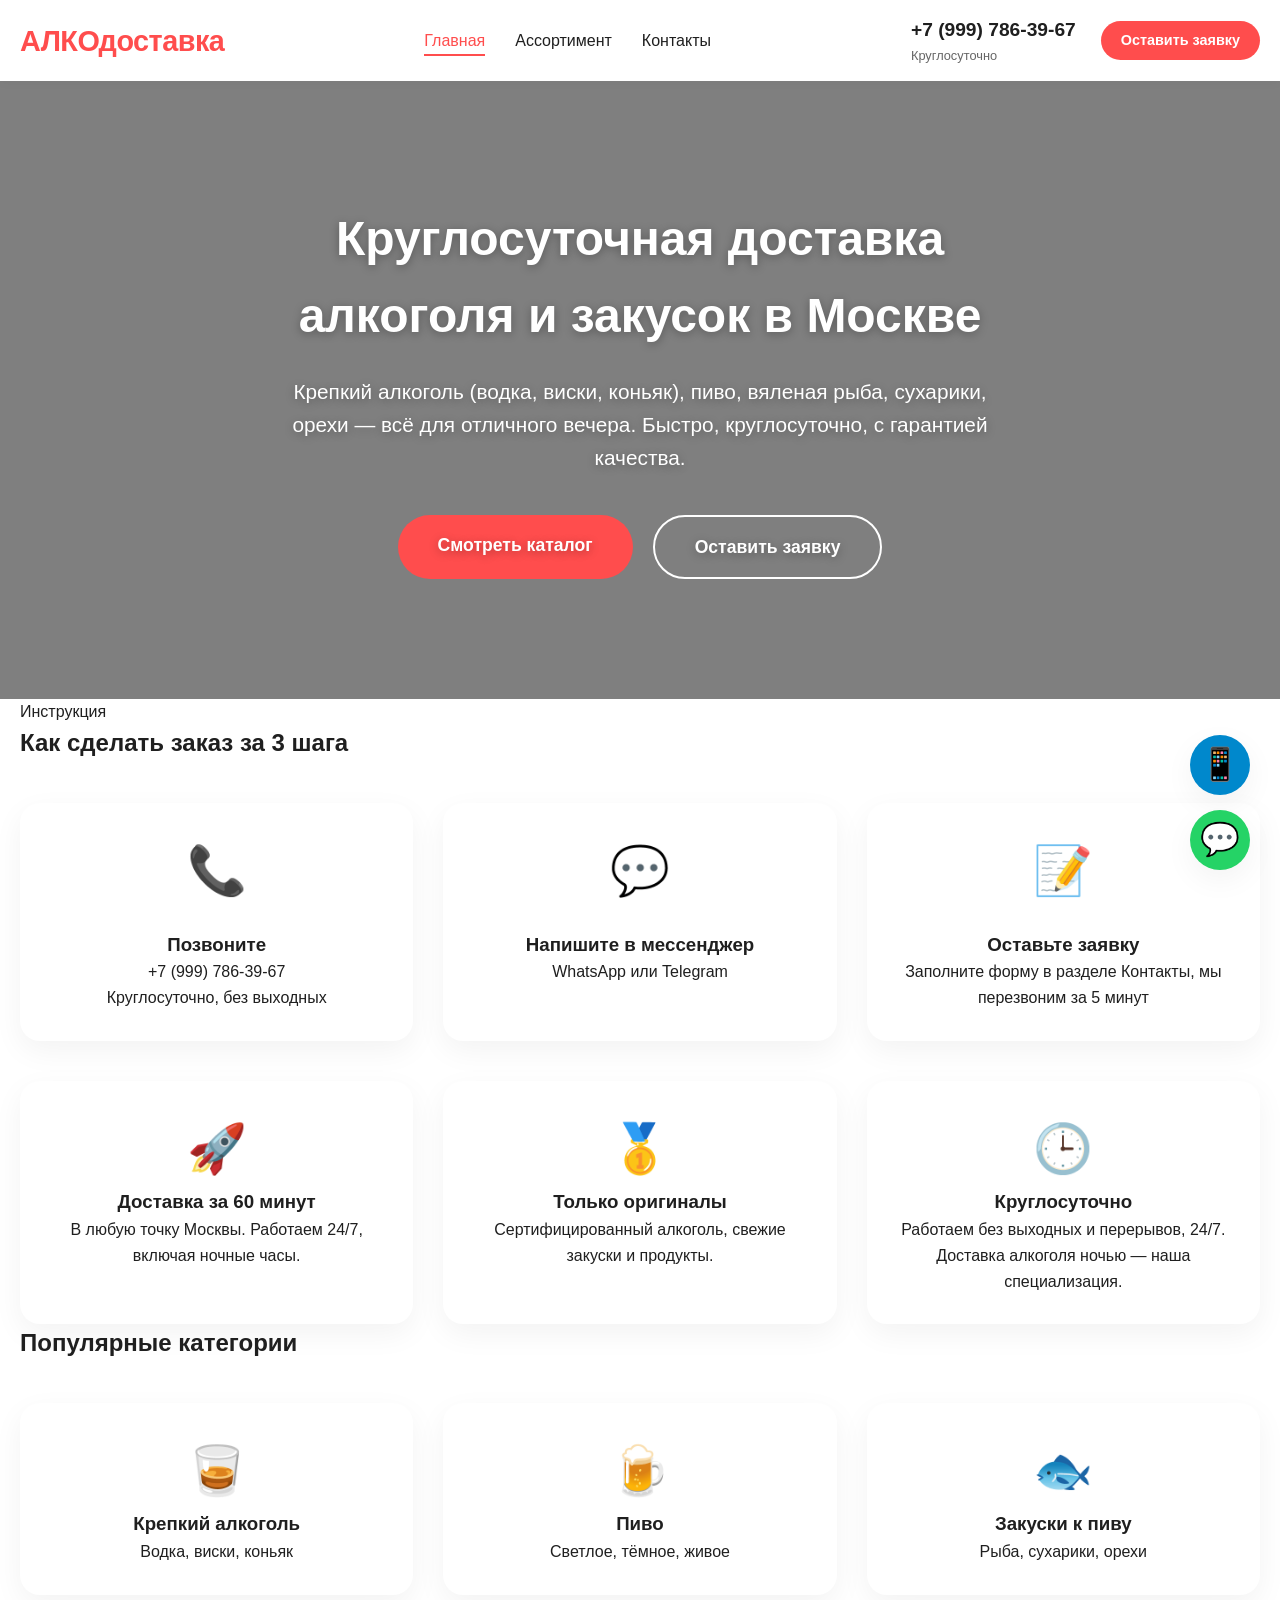
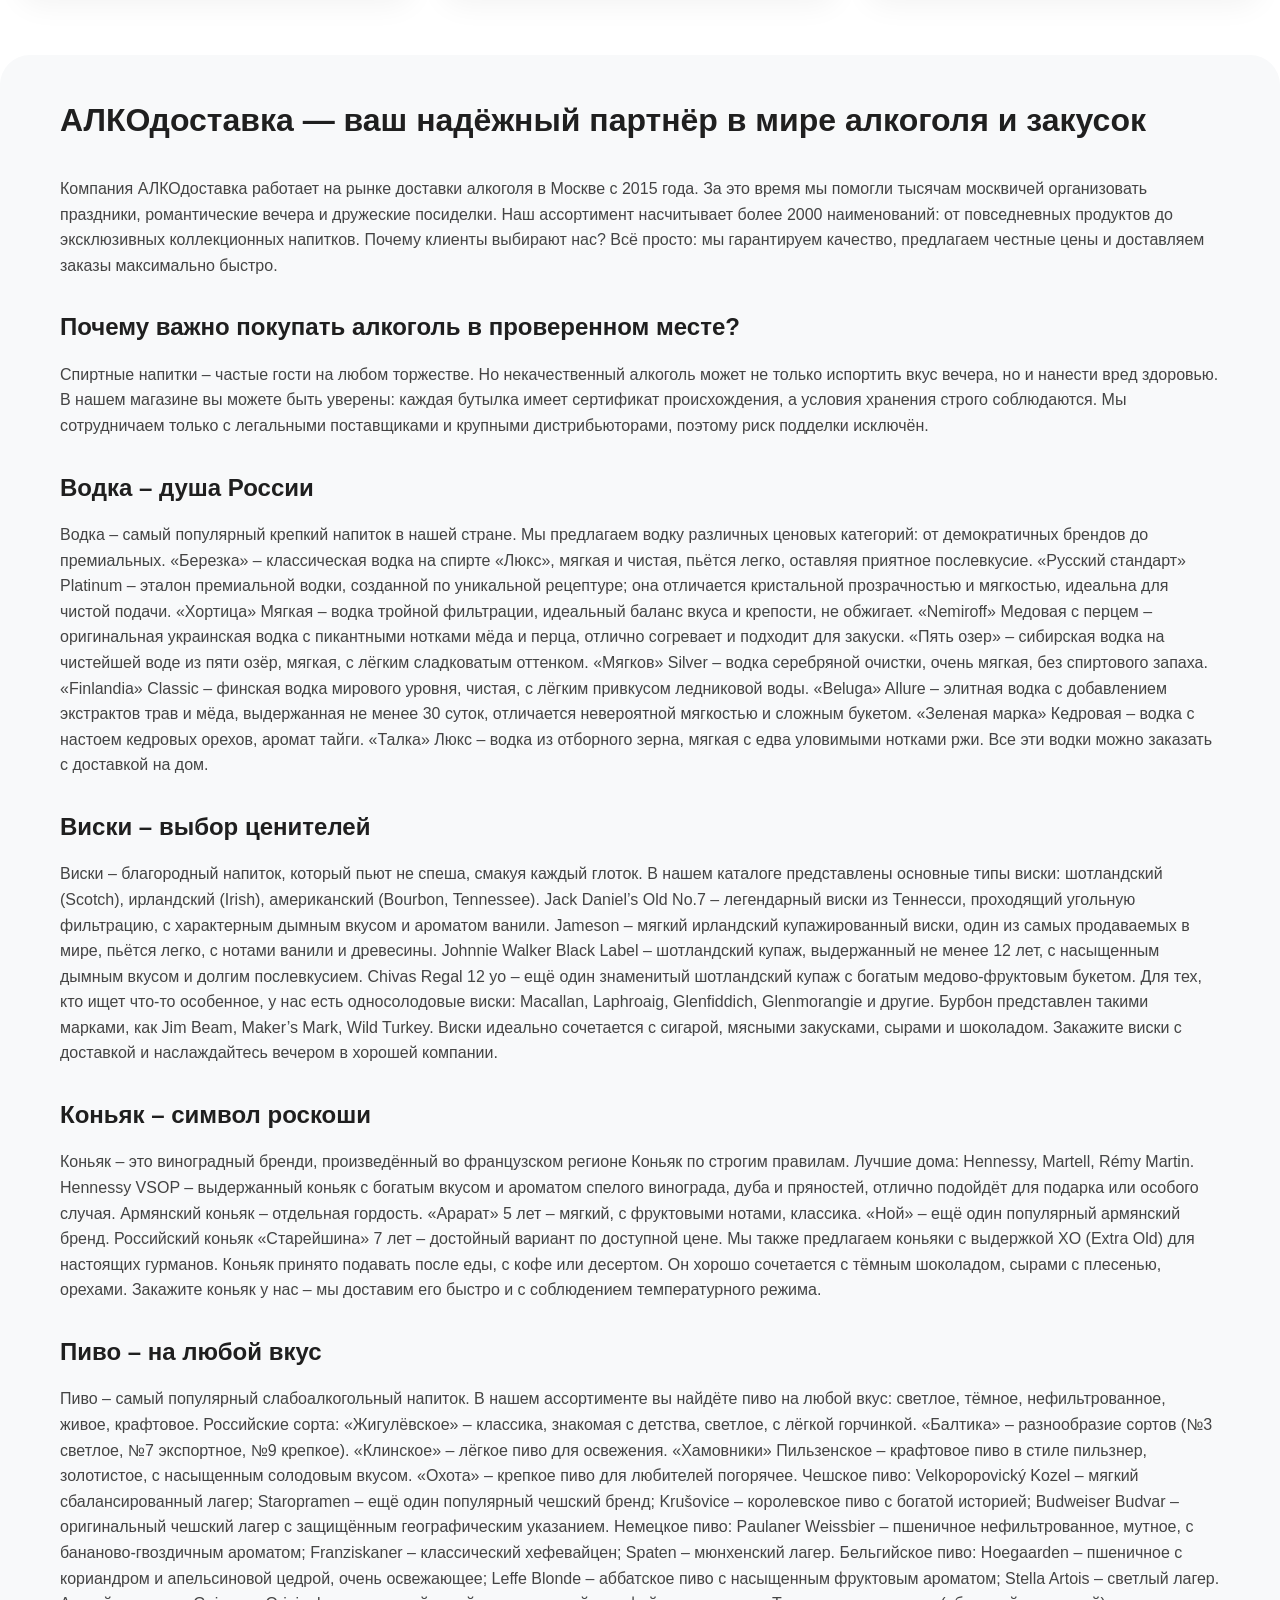
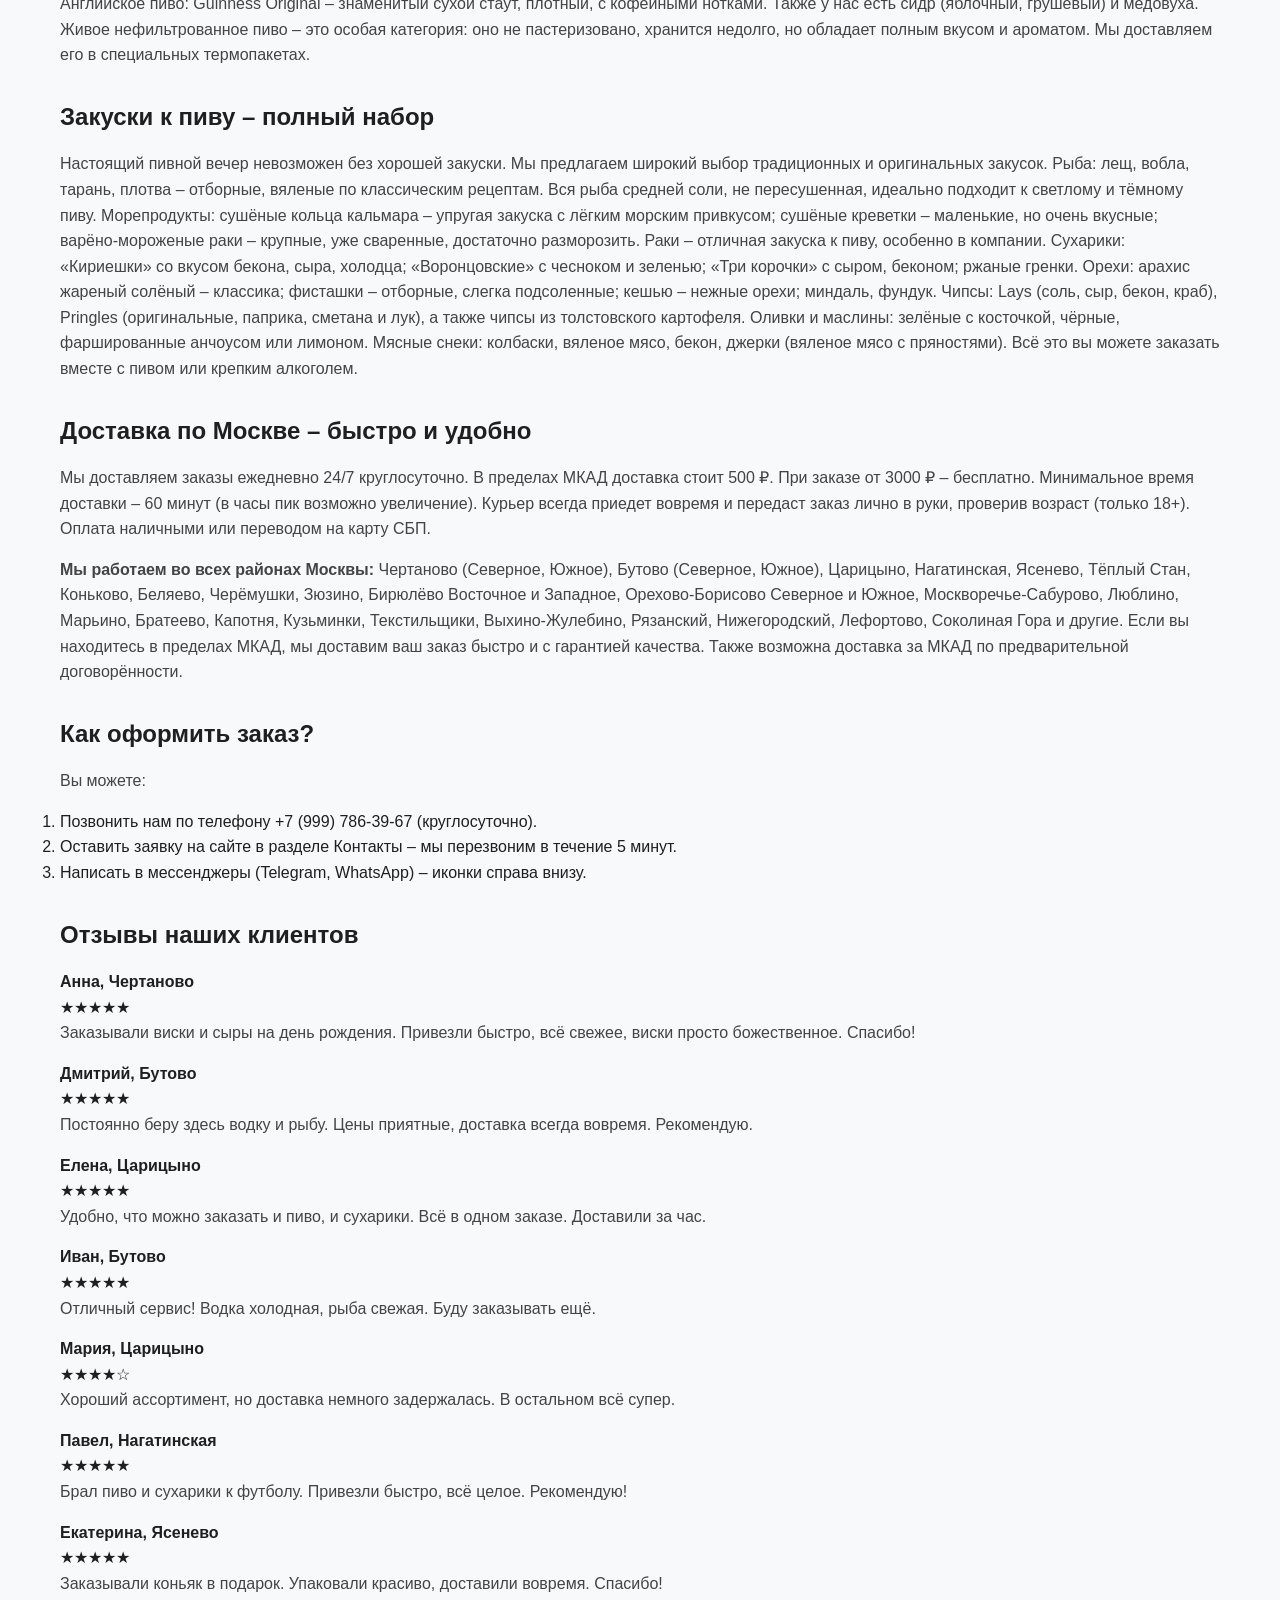
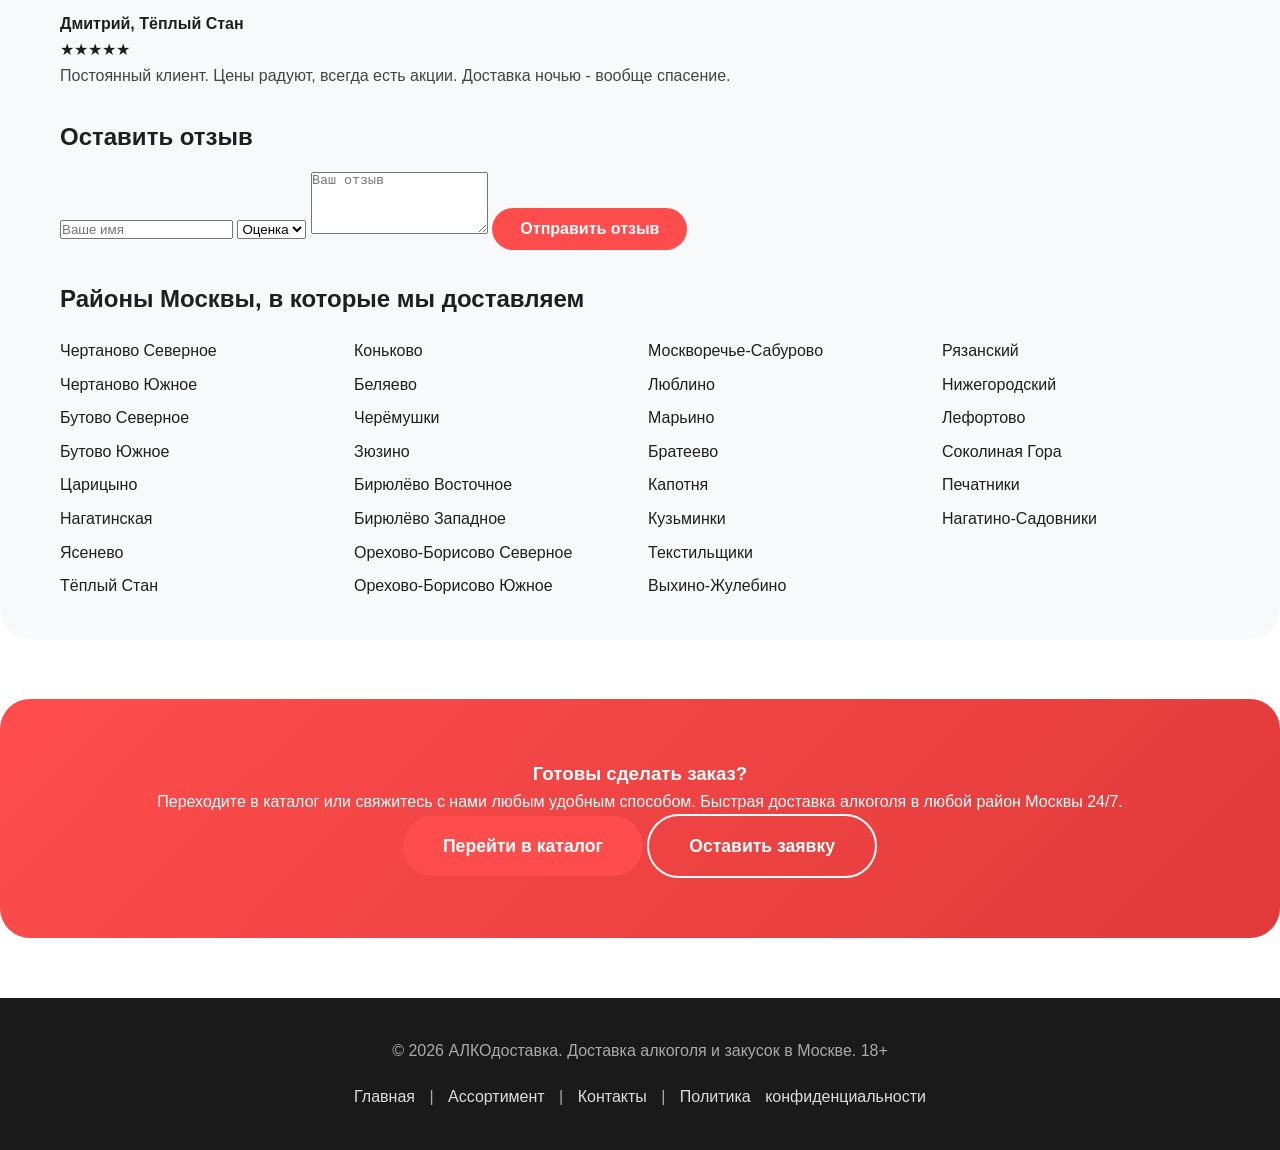
<file: index.html>
<!DOCTYPE html>
<html lang="ru">
<head>
    <meta charset="UTF-8">
    <meta name="viewport" content="width=device-width, initial-scale=1.0">
    <title>АЛКОдоставка — круглосуточная доставка алкоголя и закусок в Москве</title>
    <meta name="description" content="АЛКОдоставка: быстрая доставка крепкого алкоголя (водка, виски, коньяк), пива, закусок к пиву. Работаем 24/7. Доставляем в Чертаново, Бутово, Царицыно, Нагатинскую и все районы Москвы.">
    <meta name="keywords" content="доставка алкоголя Москва, АЛКОдоставка, доставка водки, виски на дом, коньяк с доставкой, пиво, закуски к пиву, рыба к пиву, сухарики, круглосуточная доставка алкоголя, доставка алкоголя Чертаново, доставка алкоголя Бутово, доставка алкоголя Царицыно">
    <meta name="author" content="АЛКОдоставка">
    <link rel="canonical" href="https://dostavka-alkogolya-msk24.vercel.app/">
    <link rel="stylesheet" href="style.css">
    
    <!-- Иконки -->
    <link rel="icon" type="image/x-icon" href="/favicon.ico">
    <link rel="icon" type="image/png" sizes="32x32" href="/favicon-32x32.png">
    <link rel="icon" type="image/png" sizes="16x16" href="/favicon-16x16.png">
    <link rel="apple-touch-icon" sizes="180x180" href="/apple-touch-icon.png">
    <link rel="manifest" href="/site.webmanifest">

    <!-- Yandex.Metrika counter -->
    <script type="text/javascript">
        (function(m,e,t,r,i,k,a){
            m[i]=m[i]||function(){(m[i].a=m[i].a||[]).push(arguments)};
            m[i].l=1*new Date();
            for (var j = 0; j < document.scripts.length; j++) {if (document.scripts[j].src === r) { return; }}
            k=e.createElement(t),a=e.getElementsByTagName(t)[0],k.async=1,k.src=r,a.parentNode.insertBefore(k,a)
        })(window, document,'script','https://mc.yandex.ru/metrika/tag.js?id=107712492', 'ym');
        ym(107712492, 'init', {ssr:true, webvisor:true, clickmap:true, ecommerce:"dataLayer", referrer: document.referrer, url: location.href, accurateTrackBounce:true, trackLinks:true});
    </script>
    <noscript><div><img src="https://mc.yandex.ru/watch/107712492" style="position:absolute; left:-9999px;" alt="" /></div></noscript>
    <!-- /Yandex.Metrika counter -->

    <!-- Микроразметка LocalBusiness -->
    <script type="application/ld+json">
    {
        "@context": "https://schema.org",
        "@type": "LocalBusiness",
        "name": "АЛКОдоставка",
        "image": "https://dostavka-alkogolya-msk24.vercel.app/logo.png",
        "url": "https://dostavka-alkogolya-msk24.vercel.app",
        "telephone": "+79997863967",
        "openingHoursSpecification": [
            {
                "@type": "OpeningHoursSpecification",
                "dayOfWeek": ["Monday","Tuesday","Wednesday","Thursday","Friday","Saturday","Sunday"],
                "opens": "00:00",
                "closes": "23:59"
            }
        ],
        "priceRange": "₽-₽₽₽",
        "sameAs": [
            "https://t.me/alkotaxi_bot",
            "https://wa.me/79997863967"
        ]
    }
    </script>
</head>
<body>
    <!-- Плавающие кнопки мессенджеров -->
    <div class="floating-messengers">
        <a href="https://t.me/alkotaxi_bot" target="_blank" class="messenger-btn telegram" title="Telegram" rel="noopener">📱</a>
        <a href="https://wa.me/79997863967" target="_blank" class="messenger-btn whatsapp" title="WhatsApp" rel="noopener">💬</a>
    </div>

    <!-- Шапка -->
    <header class="header">
        <div class="container">
            <a href="index.html" class="logo">АЛКОдоставка</a>
            <nav class="main-nav">
                <ul>
                    <li><a href="index.html" class="nav-link active">Главная</a></li>
                    <li><a href="catalog.html" class="nav-link">Ассортимент</a></li>
                    <li><a href="contacts.html" class="nav-link">Контакты</a></li>
                </ul>
            </nav>
            <div class="header-actions">
                <div class="header-phone">
                    <a href="tel:+79997863967">+7 (999) 786-39-67</a>
                    <span>Круглосуточно</span>
                </div>
                <a href="contacts.html" class="btn btn-small">Оставить заявку</a>
            </div>
            <button class="mobile-menu-btn" aria-label="Меню">☰</button>
        </div>
    </header>

    <main>
        <!-- Герой с видео-фоном -->
        <section class="hero">
            <video class="hero-video" autoplay muted loop playsinline>
                <source src="/video/video.mp4" type="video/mp4">
                Ваш браузер не поддерживает видео.
            </video>
            <div class="hero-overlay"></div>
            <div class="container">
                <h1>Круглосуточная доставка алкоголя и закусок в Москве</h1>
                <p class="hero-subtitle">Крепкий алкоголь (водка, виски, коньяк), пиво, вяленая рыба, сухарики, орехи — всё для отличного вечера. Быстро, круглосуточно, с гарантией качества.</p>
                <div class="hero-buttons">
                    <a href="catalog.html" class="btn btn-large">Смотреть каталог</a>
                    <a href="contacts.html" class="btn btn-large btn-outline">Оставить заявку</a>
                </div>
            </div>
        </section>

        <!-- Инструкция + как заказать -->
        <section class="how-to-order">
            <div class="container">
                <p class="instruction-label">Инструкция</p>
                <h2>Как сделать заказ за 3 шага</h2>
                <div class="steps">
                    <div class="step">
                        <span class="step-icon">📞</span>
                        <h3>Позвоните</h3>
                        <p><a href="tel:+79997863967">+7 (999) 786-39-67</a><br>Круглосуточно, без выходных</p>
                    </div>
                    <div class="step">
                        <span class="step-icon">💬</span>
                        <h3>Напишите в мессенджер</h3>
                        <p><a href="https://wa.me/79997863967" target="_blank">WhatsApp</a> или <a href="https://t.me/alkotaxi_bot" target="_blank">Telegram</a></p>
                    </div>
                    <div class="step">
                        <span class="step-icon">📝</span>
                        <h3>Оставьте заявку</h3>
                        <p>Заполните форму в разделе <a href="contacts.html">Контакты</a>, мы перезвоним за 5 минут</p>
                    </div>
                </div>
            </div>
        </section>

        <!-- Преимущества -->
        <section class="features">
            <div class="container">
                <div class="feature-item">
                    <span class="feature-icon">🚀</span>
                    <h3>Доставка за 60 минут</h3>
                    <p>В любую точку Москвы. Работаем 24/7, включая ночные часы.</p>
                </div>
                <div class="feature-item">
                    <span class="feature-icon">🥇</span>
                    <h3>Только оригиналы</h3>
                    <p>Сертифицированный алкоголь, свежие закуски и продукты.</p>
                </div>
                <div class="feature-item">
                    <span class="feature-icon">🕒</span>
                    <h3>Круглосуточно</h3>
                    <p>Работаем без выходных и перерывов, 24/7. Доставка алкоголя ночью — наша специализация.</p>
                </div>
            </div>
        </section>

        <!-- Популярные категории -->
        <section class="popular-categories">
            <div class="container">
                <h2>Популярные категории</h2>
                <div class="category-grid">
                    <a href="catalog.html#strong" class="category-card">
                        <span class="category-icon">🥃</span>
                        <h3>Крепкий алкоголь</h3>
                        <p>Водка, виски, коньяк</p>
                    </a>
                    <a href="catalog.html#beer" class="category-card">
                        <span class="category-icon">🍺</span>
                        <h3>Пиво</h3>
                        <p>Светлое, тёмное, живое</p>
                    </a>
                    <a href="catalog.html#snacks" class="category-card">
                        <span class="category-icon">🐟</span>
                        <h3>Закуски к пиву</h3>
                        <p>Рыба, сухарики, орехи</p>
                    </a>
                </div>
            </div>
        </section>

        <!-- SEO-блок (расширенный) -->
        <section class="seo-block">
            <div class="container">
                <h2>АЛКОдоставка — ваш надёжный партнёр в мире алкоголя и закусок</h2>
                <p>Компания АЛКОдоставка работает на рынке доставки алкоголя в Москве с 2015 года. За это время мы помогли тысячам москвичей организовать праздники, романтические вечера и дружеские посиделки. Наш ассортимент насчитывает более 2000 наименований: от повседневных продуктов до эксклюзивных коллекционных напитков. Почему клиенты выбирают нас? Всё просто: мы гарантируем качество, предлагаем честные цены и доставляем заказы максимально быстро.</p>

                <h3>Почему важно покупать алкоголь в проверенном месте?</h3>
                <p>Спиртные напитки – частые гости на любом торжестве. Но некачественный алкоголь может не только испортить вкус вечера, но и нанести вред здоровью. В нашем магазине вы можете быть уверены: каждая бутылка имеет сертификат происхождения, а условия хранения строго соблюдаются. Мы сотрудничаем только с легальными поставщиками и крупными дистрибьюторами, поэтому риск подделки исключён.</p>

                <h3>Водка – душа России</h3>
                <p>Водка – самый популярный крепкий напиток в нашей стране. Мы предлагаем водку различных ценовых категорий: от демократичных брендов до премиальных. «Березка» – классическая водка на спирте «Люкс», мягкая и чистая, пьётся легко, оставляя приятное послевкусие. «Русский стандарт» Platinum – эталон премиальной водки, созданной по уникальной рецептуре; она отличается кристальной прозрачностью и мягкостью, идеальна для чистой подачи. «Хортица» Мягкая – водка тройной фильтрации, идеальный баланс вкуса и крепости, не обжигает. «Nemiroff» Медовая с перцем – оригинальная украинская водка с пикантными нотками мёда и перца, отлично согревает и подходит для закуски. «Пять озер» – сибирская водка на чистейшей воде из пяти озёр, мягкая, с лёгким сладковатым оттенком. «Мягков» Silver – водка серебряной очистки, очень мягкая, без спиртового запаха. «Finlandia» Classic – финская водка мирового уровня, чистая, с лёгким привкусом ледниковой воды. «Beluga» Allure – элитная водка с добавлением экстрактов трав и мёда, выдержанная не менее 30 суток, отличается невероятной мягкостью и сложным букетом. «Зеленая марка» Кедровая – водка с настоем кедровых орехов, аромат тайги. «Талка» Люкс – водка из отборного зерна, мягкая с едва уловимыми нотками ржи. Все эти водки можно заказать с доставкой на дом.</p>

                <h3>Виски – выбор ценителей</h3>
                <p>Виски – благородный напиток, который пьют не спеша, смакуя каждый глоток. В нашем каталоге представлены основные типы виски: шотландский (Scotch), ирландский (Irish), американский (Bourbon, Tennessee). Jack Daniel’s Old No.7 – легендарный виски из Теннесси, проходящий угольную фильтрацию, с характерным дымным вкусом и ароматом ванили. Jameson – мягкий ирландский купажированный виски, один из самых продаваемых в мире, пьётся легко, с нотами ванили и древесины. Johnnie Walker Black Label – шотландский купаж, выдержанный не менее 12 лет, с насыщенным дымным вкусом и долгим послевкусием. Chivas Regal 12 yo – ещё один знаменитый шотландский купаж с богатым медово-фруктовым букетом. Для тех, кто ищет что-то особенное, у нас есть односолодовые виски: Macallan, Laphroaig, Glenfiddich, Glenmorangie и другие. Бурбон представлен такими марками, как Jim Beam, Maker’s Mark, Wild Turkey. Виски идеально сочетается с сигарой, мясными закусками, сырами и шоколадом. Закажите виски с доставкой и наслаждайтесь вечером в хорошей компании.</p>

                <h3>Коньяк – символ роскоши</h3>
                <p>Коньяк – это виноградный бренди, произведённый во французском регионе Коньяк по строгим правилам. Лучшие дома: Hennessy, Martell, Rémy Martin. Hennessy VSOP – выдержанный коньяк с богатым вкусом и ароматом спелого винограда, дуба и пряностей, отлично подойдёт для подарка или особого случая. Армянский коньяк – отдельная гордость. «Арарат» 5 лет – мягкий, с фруктовыми нотами, классика. «Ной» – ещё один популярный армянский бренд. Российский коньяк «Старейшина» 7 лет – достойный вариант по доступной цене. Мы также предлагаем коньяки с выдержкой XO (Extra Old) для настоящих гурманов. Коньяк принято подавать после еды, с кофе или десертом. Он хорошо сочетается с тёмным шоколадом, сырами с плесенью, орехами. Закажите коньяк у нас – мы доставим его быстро и с соблюдением температурного режима.</p>

                <h3>Пиво – на любой вкус</h3>
                <p>Пиво – самый популярный слабоалкогольный напиток. В нашем ассортименте вы найдёте пиво на любой вкус: светлое, тёмное, нефильтрованное, живое, крафтовое. Российские сорта: «Жигулёвское» – классика, знакомая с детства, светлое, с лёгкой горчинкой. «Балтика» – разнообразие сортов (№3 светлое, №7 экспортное, №9 крепкое). «Клинское» – лёгкое пиво для освежения. «Хамовники» Пильзенское – крафтовое пиво в стиле пильзнер, золотистое, с насыщенным солодовым вкусом. «Охота» – крепкое пиво для любителей погорячее. Чешское пиво: Velkopopovický Kozel – мягкий сбалансированный лагер; Staropramen – ещё один популярный чешский бренд; Krušovice – королевское пиво с богатой историей; Budweiser Budvar – оригинальный чешский лагер с защищённым географическим указанием. Немецкое пиво: Paulaner Weissbier – пшеничное нефильтрованное, мутное, с бананово-гвоздичным ароматом; Franziskaner – классический хефевайцен; Spaten – мюнхенский лагер. Бельгийское пиво: Hoegaarden – пшеничное с кориандром и апельсиновой цедрой, очень освежающее; Leffe Blonde – аббатское пиво с насыщенным фруктовым ароматом; Stella Artois – светлый лагер. Английское пиво: Guinness Original – знаменитый сухой стаут, плотный, с кофейными нотками. Также у нас есть сидр (яблочный, грушевый) и медовуха. Живое нефильтрованное пиво – это особая категория: оно не пастеризовано, хранится недолго, но обладает полным вкусом и ароматом. Мы доставляем его в специальных термопакетах.</p>

                <h3>Закуски к пиву – полный набор</h3>
                <p>Настоящий пивной вечер невозможен без хорошей закуски. Мы предлагаем широкий выбор традиционных и оригинальных закусок. Рыба: лещ, вобла, тарань, плотва – отборные, вяленые по классическим рецептам. Вся рыба средней соли, не пересушенная, идеально подходит к светлому и тёмному пиву. Морепродукты: сушёные кольца кальмара – упругая закуска с лёгким морским привкусом; сушёные креветки – маленькие, но очень вкусные; варёно-мороженые раки – крупные, уже сваренные, достаточно разморозить. Раки – отличная закуска к пиву, особенно в компании. Сухарики: «Кириешки» со вкусом бекона, сыра, холодца; «Воронцовские» с чесноком и зеленью; «Три корочки» с сыром, беконом; ржаные гренки. Орехи: арахис жареный солёный – классика; фисташки – отборные, слегка подсоленные; кешью – нежные орехи; миндаль, фундук. Чипсы: Lays (соль, сыр, бекон, краб), Pringles (оригинальные, паприка, сметана и лук), а также чипсы из толстовского картофеля. Оливки и маслины: зелёные с косточкой, чёрные, фаршированные анчоусом или лимоном. Мясные снеки: колбаски, вяленое мясо, бекон, джерки (вяленое мясо с пряностями). Всё это вы можете заказать вместе с пивом или крепким алкоголем.</p>

                <h3>Доставка по Москве – быстро и удобно</h3>
                <p>Мы доставляем заказы ежедневно 24/7 круглосуточно. В пределах МКАД доставка стоит 500 ₽. При заказе от 3000 ₽ – бесплатно. Минимальное время доставки – 60 минут (в часы пик возможно увеличение). Курьер всегда приедет вовремя и передаст заказ лично в руки, проверив возраст (только 18+). Оплата наличными или переводом на карту СБП.</p>
                <p><strong>Мы работаем во всех районах Москвы:</strong> Чертаново (Северное, Южное), Бутово (Северное, Южное), Царицыно, Нагатинская, Ясенево, Тёплый Стан, Коньково, Беляево, Черёмушки, Зюзино, Бирюлёво Восточное и Западное, Орехово-Борисово Северное и Южное, Москворечье-Сабурово, Люблино, Марьино, Братеево, Капотня, Кузьминки, Текстильщики, Выхино-Жулебино, Рязанский, Нижегородский, Лефортово, Соколиная Гора и другие. Если вы находитесь в пределах МКАД, мы доставим ваш заказ быстро и с гарантией качества. Также возможна доставка за МКАД по предварительной договорённости.</p>

                <h3>Как оформить заказ?</h3>
                <p>Вы можете:</p>
                <ol>
                    <li>Позвонить нам по телефону <a href="tel:+79997863967">+7 (999) 786-39-67</a> (круглосуточно).</li>
                    <li>Оставить заявку на сайте в разделе <a href="contacts.html">Контакты</a> – мы перезвоним в течение 5 минут.</li>
                    <li>Написать в мессенджеры (Telegram, WhatsApp) – иконки справа внизу.</li>
                </ol>

                <h3>Отзывы наших клиентов</h3>
                <div class="reviews" id="reviews-container">
                    <!-- Отзывы будут загружены из localStorage или отображены стандартные -->
                </div>

                <!-- Форма для отзыва -->
                <div class="add-review">
                    <h3>Оставить отзыв</h3>
                    <form id="review-form">
                        <input type="text" name="reviewer_name" placeholder="Ваше имя" required>
                        <select name="rating" required>
                            <option value="" disabled selected>Оценка</option>
                            <option value="5">5 ★</option>
                            <option value="4">4 ★</option>
                            <option value="3">3 ★</option>
                            <option value="2">2 ★</option>
                            <option value="1">1 ★</option>
                        </select>
                        <textarea name="review_text" placeholder="Ваш отзыв" rows="4" required></textarea>
                        <button type="submit" class="btn">Отправить отзыв</button>
                    </form>
                </div>

                <h3>Районы Москвы, в которые мы доставляем</h3>
                <ul class="district-list">
                    <li>Чертаново Северное</li>
                    <li>Чертаново Южное</li>
                    <li>Бутово Северное</li>
                    <li>Бутово Южное</li>
                    <li>Царицыно</li>
                    <li>Нагатинская</li>
                    <li>Ясенево</li>
                    <li>Тёплый Стан</li>
                    <li>Коньково</li>
                    <li>Беляево</li>
                    <li>Черёмушки</li>
                    <li>Зюзино</li>
                    <li>Бирюлёво Восточное</li>
                    <li>Бирюлёво Западное</li>
                    <li>Орехово-Борисово Северное</li>
                    <li>Орехово-Борисово Южное</li>
                    <li>Москворечье-Сабурово</li>
                    <li>Люблино</li>
                    <li>Марьино</li>
                    <li>Братеево</li>
                    <li>Капотня</li>
                    <li>Кузьминки</li>
                    <li>Текстильщики</li>
                    <li>Выхино-Жулебино</li>
                    <li>Рязанский</li>
                    <li>Нижегородский</li>
                    <li>Лефортово</li>
                    <li>Соколиная Гора</li>
                    <li>Печатники</li>
                    <li>Нагатино-Садовники</li>
                </ul>
            </div>
        </section>

        <!-- Призыв к действию -->
        <section class="cta">
            <div class="container">
                <h3>Готовы сделать заказ?</h3>
                <p>Переходите в каталог или свяжитесь с нами любым удобным способом. Быстрая доставка алкоголя в любой район Москвы 24/7.</p>
                <div class="cta-buttons">
                    <a href="catalog.html" class="btn btn-large">Перейти в каталог</a>
                    <a href="contacts.html" class="btn btn-large btn-outline">Оставить заявку</a>
                </div>
            </div>
        </section>
    </main>

    <!-- Подвал -->
    <footer class="footer">
        <div class="container">
            <p>© 2026 АЛКОдоставка. Доставка алкоголя и закусок в Москве. 18+</p>
            <p class="footer-links">
                <a href="index.html">Главная</a> | 
                <a href="catalog.html">Ассортимент</a> | 
                <a href="contacts.html">Контакты</a> | 
                <a href="#">Политика конфиденциальности</a>
            </p>
        </div>
    </footer>

    <script>
        // Обработка формы отзывов (сохранение в localStorage и отображение)
        (function() {
            // Стандартные отзывы (заполняются, если localStorage пуст)
            const defaultReviews = [
                { name: "Анна, Чертаново", rating: 5, text: "Заказывали виски и сыры на день рождения. Привезли быстро, всё свежее, виски просто божественное. Спасибо!" },
                { name: "Дмитрий, Бутово", rating: 5, text: "Постоянно беру здесь водку и рыбу. Цены приятные, доставка всегда вовремя. Рекомендую." },
                { name: "Елена, Царицыно", rating: 5, text: "Удобно, что можно заказать и пиво, и сухарики. Всё в одном заказе. Доставили за час." },
                { name: "Иван, Бутово", rating: 5, text: "Отличный сервис! Водка холодная, рыба свежая. Буду заказывать ещё." },
                { name: "Мария, Царицыно", rating: 4, text: "Хороший ассортимент, но доставка немного задержалась. В остальном всё супер." },
                { name: "Павел, Нагатинская", rating: 5, text: "Брал пиво и сухарики к футболу. Привезли быстро, всё целое. Рекомендую!" },
                { name: "Екатерина, Ясенево", rating: 5, text: "Заказывали коньяк в подарок. Упаковали красиво, доставили вовремя. Спасибо!" },
                { name: "Дмитрий, Тёплый Стан", rating: 5, text: "Постоянный клиент. Цены радуют, всегда есть акции. Доставка ночью - вообще спасение." }
            ];

            // Получить отзывы из localStorage или установить по умолчанию
            let reviews = JSON.parse(localStorage.getItem('alko_reviews'));
            if (!reviews || !Array.isArray(reviews)) {
                reviews = defaultReviews;
                localStorage.setItem('alko_reviews', JSON.stringify(reviews));
            }

            // Функция отображения отзывов
            function renderReviews() {
                const container = document.getElementById('reviews-container');
                if (!container) return;
                container.innerHTML = '';
                reviews.forEach(review => {
                    const div = document.createElement('div');
                    div.className = 'review-item';
                    div.innerHTML = `
                        <strong>${escapeHtml(review.name)}</strong>
                        <div class="stars">${'★'.repeat(review.rating)}${'☆'.repeat(5-review.rating)}</div>
                        <p>${escapeHtml(review.text)}</p>
                    `;
                    container.appendChild(div);
                });
            }

            // Простая защита от XSS
            function escapeHtml(str) {
                return str.replace(/[&<>]/g, function(m) {
                    if (m === '&') return '&amp;';
                    if (m === '<') return '&lt;';
                    if (m === '>') return '&gt;';
                    return m;
                }).replace(/[\uD800-\uDBFF][\uDC00-\uDFFF]/g, function(c) {
                    return c;
                });
            }

            // Обработчик отправки формы
            const form = document.getElementById('review-form');
            if (form) {
                form.addEventListener('submit', function(e) {
                    e.preventDefault();
                    const nameInput = form.querySelector('input[name="reviewer_name"]');
                    const ratingSelect = form.querySelector('select[name="rating"]');
                    const textarea = form.querySelector('textarea[name="review_text"]');
                    
                    const name = nameInput.value.trim();
                    const rating = parseInt(ratingSelect.value, 10);
                    const text = textarea.value.trim();
                    
                    if (!name || !rating || !text) {
                        alert('Пожалуйста, заполните все поля.');
                        return;
                    }
                    
                    const newReview = { name, rating, text };
                    reviews.unshift(newReview); // новый отзыв сверху
                    localStorage.setItem('alko_reviews', JSON.stringify(reviews));
                    renderReviews();
                    
                    // Очистить форму
                    nameInput.value = '';
                    ratingSelect.value = '';
                    textarea.value = '';
                    
                    alert('Спасибо за отзыв!');
                });
            }
            
            renderReviews();
        })();
    </script>
    <script src="script.js"></script>
</body>
</html>
</file>
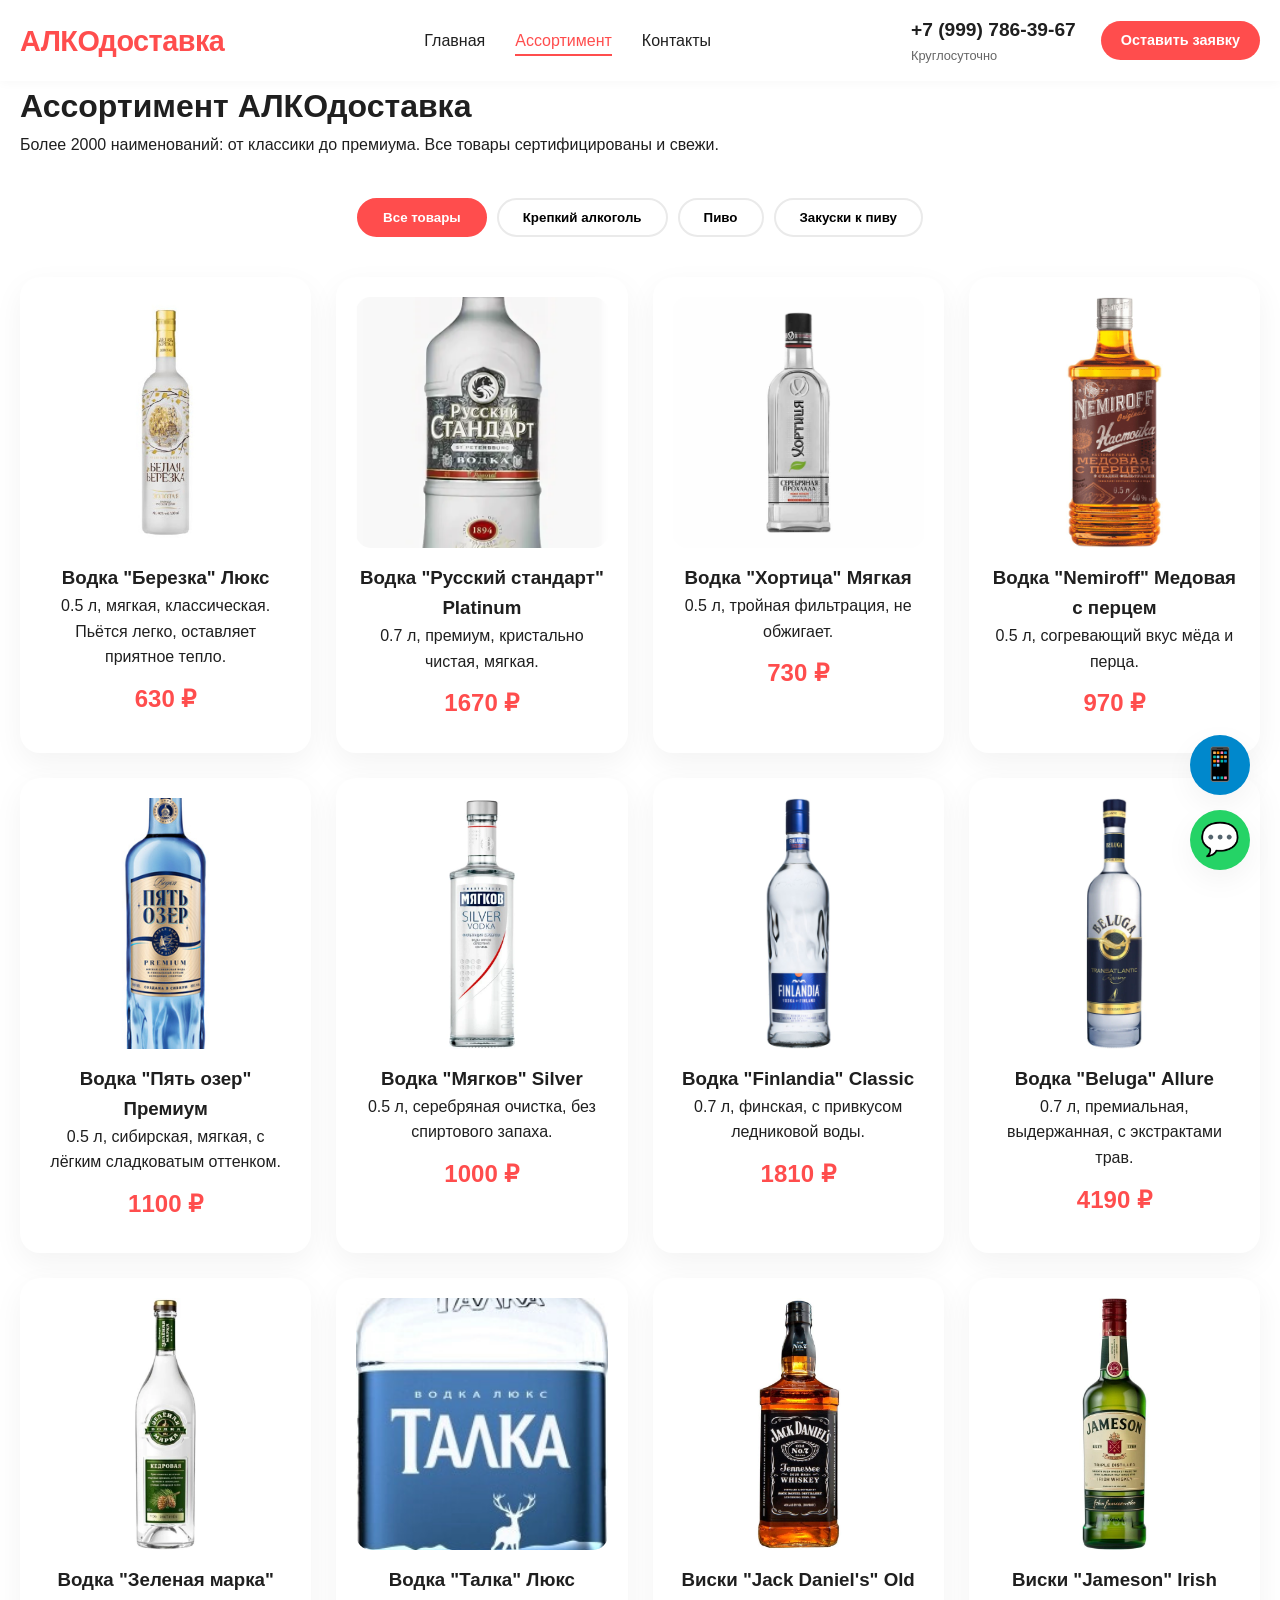
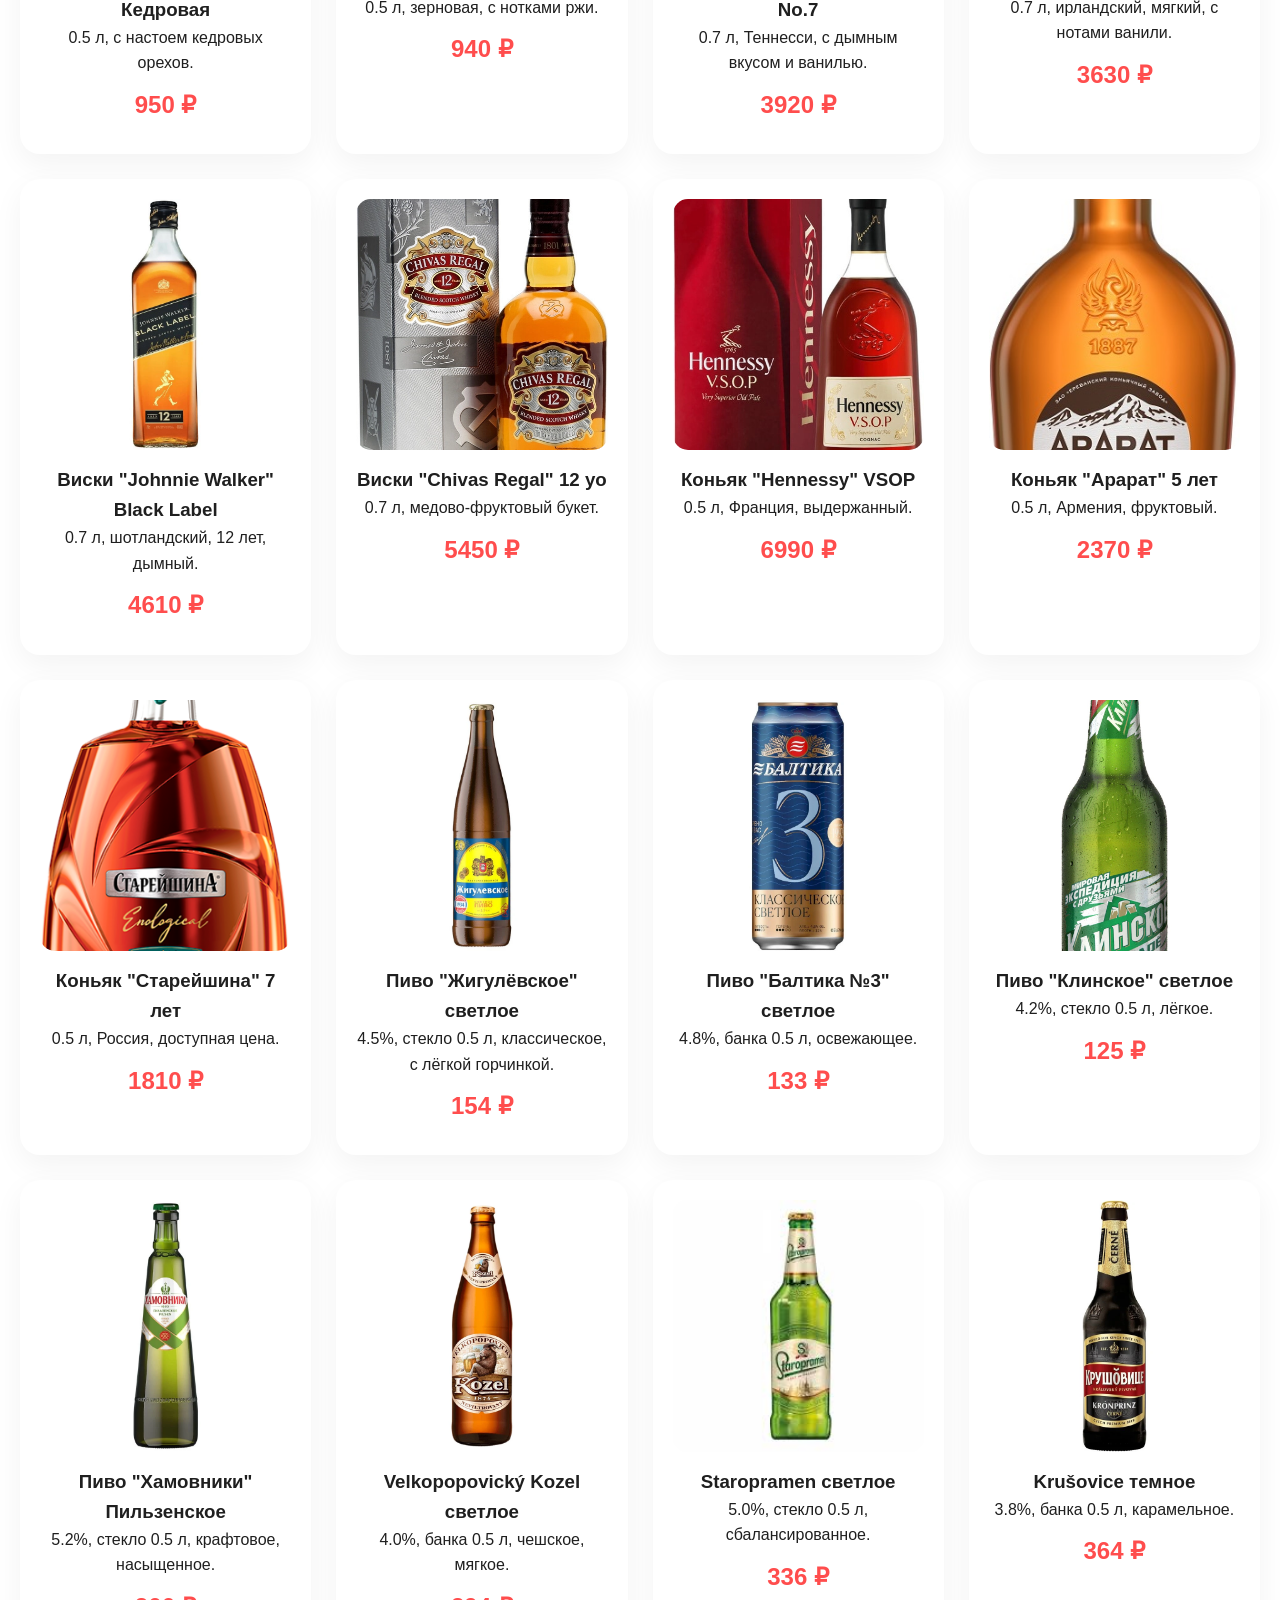
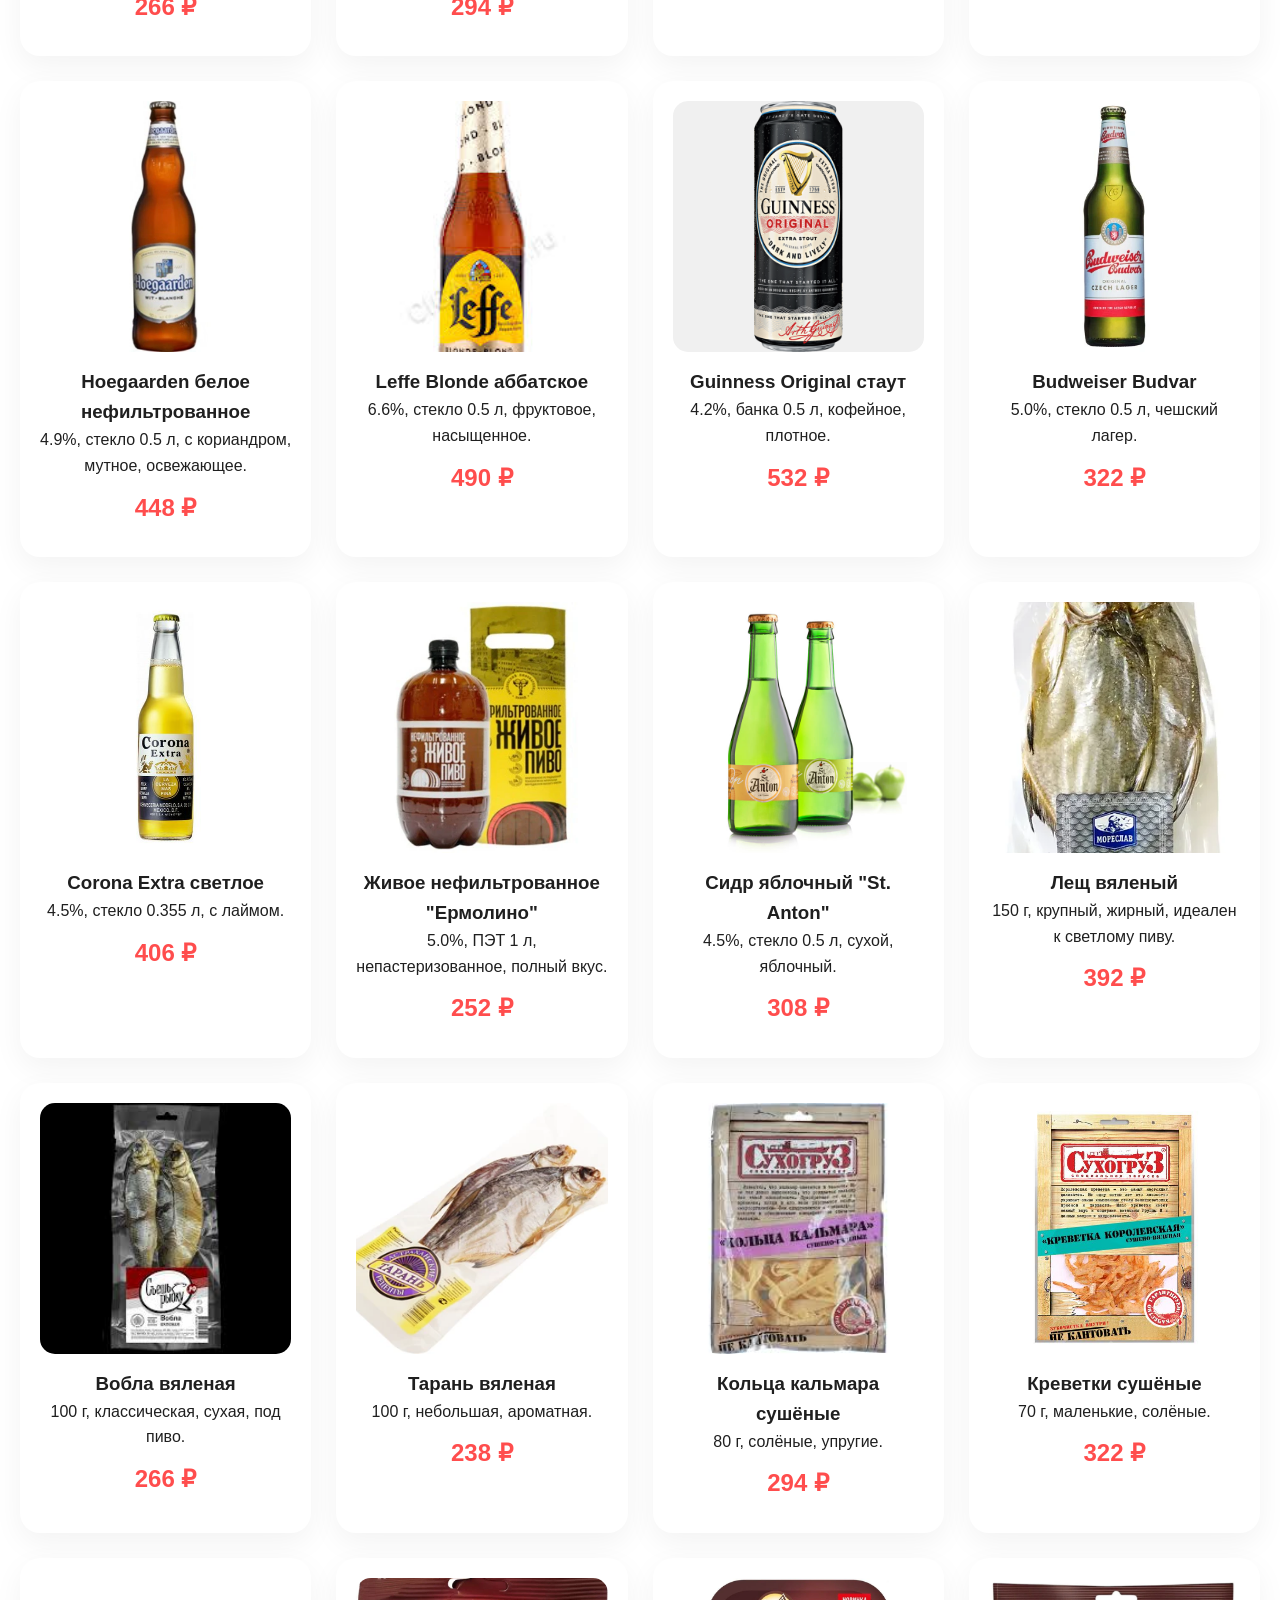
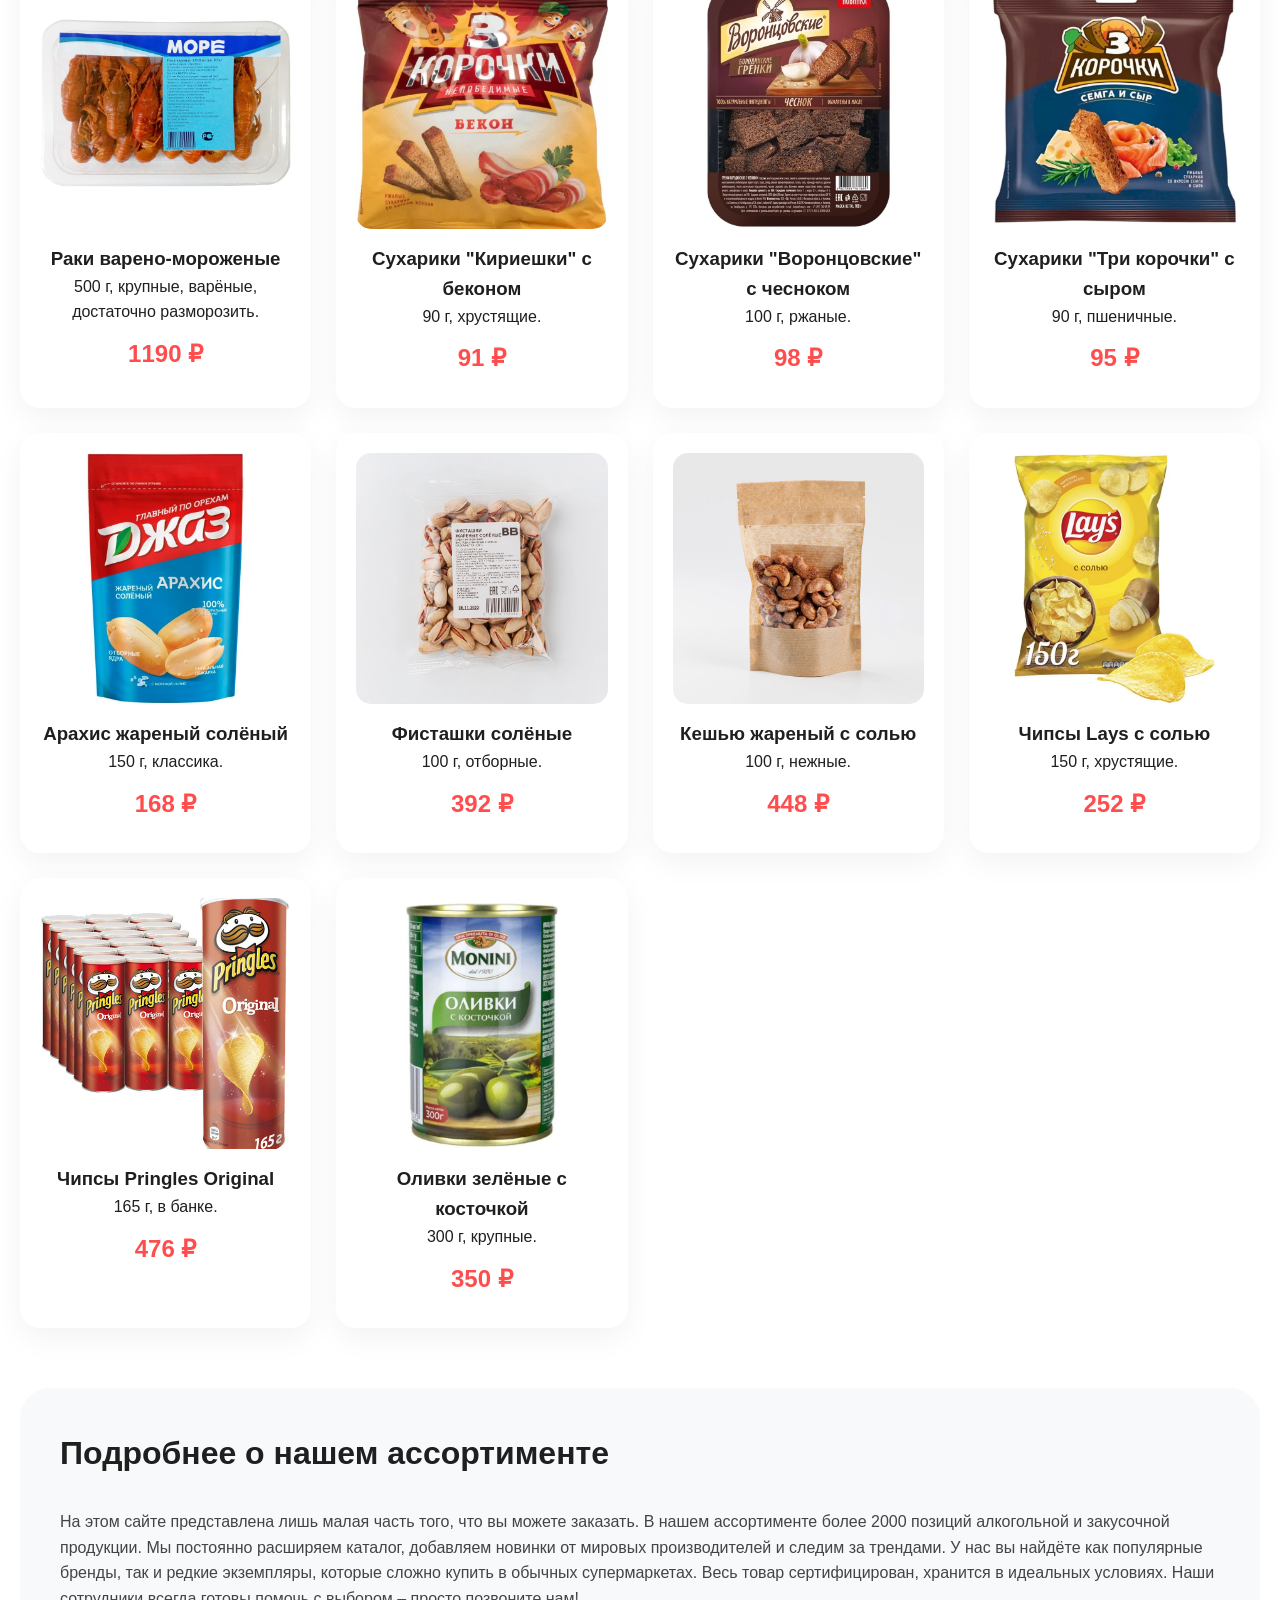
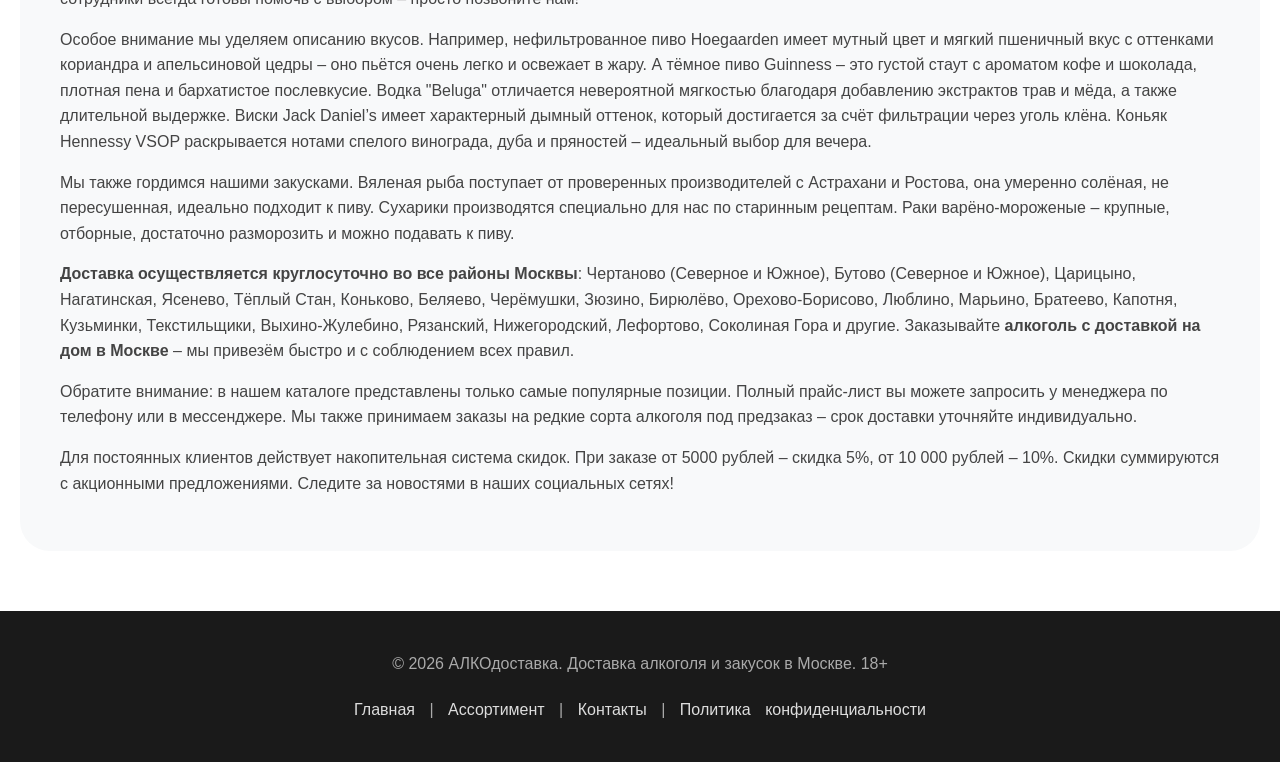
<file: catalog.html>
<!DOCTYPE html>
<html lang="ru">
<head>
    <meta charset="UTF-8">
    <meta name="viewport" content="width=device-width, initial-scale=1.0">
    <title>Каталог алкоголя и закусок — АЛКОдоставка в Москве</title>
    <meta name="description" content="Полный каталог АЛКОдоставка: водка, виски, коньяк, пиво, закуски к пиву (рыба, сухарики, орехи). Доставка по Москве круглосуточно в районы Чертаново, Бутово, Царицыно, Нагатинская. Более 2000 наименований.">
    <meta name="keywords" content="каталог алкоголя, водка с доставкой, виски на дом, коньяк, пиво, закуски, рыба к пиву, сухарики, АЛКОдоставка, доставка алкоголя Чертаново, доставка алкоголя Бутово, купить водку с доставкой Москва">
    <link rel="canonical" href="https://dostavka-alkogolya-msk24.vercel.app/catalog.html">
    <link rel="stylesheet" href="style.css">
    <!-- Yandex.Metrika counter -->
<script type="text/javascript">
    (function(m,e,t,r,i,k,a){
        m[i]=m[i]||function(){(m[i].a=m[i].a||[]).push(arguments)};
        m[i].l=1*new Date();
        for (var j = 0; j < document.scripts.length; j++) {if (document.scripts[j].src === r) { return; }}
        k=e.createElement(t),a=e.getElementsByTagName(t)[0],k.async=1,k.src=r,a.parentNode.insertBefore(k,a)
    })(window, document,'script','https://mc.yandex.ru/metrika/tag.js?id=107712492', 'ym');

    ym(107712492, 'init', {ssr:true, webvisor:true, clickmap:true, ecommerce:"dataLayer", referrer: document.referrer, url: location.href, accurateTrackBounce:true, trackLinks:true});
</script>
<noscript><div><img src="https://mc.yandex.ru/watch/107712492" style="position:absolute; left:-9999px;" alt="" /></div></noscript>
<!-- /Yandex.Metrika counter -->
</head>
<body>
    <div class="floating-messengers">
        <a href="https://t.me/alkotaxi_bot" target="_blank" class="messenger-btn telegram">📱</a>
        <a href="https://wa.me/+79997863967" target="_blank" class="messenger-btn whatsapp">💬</a>
    </div>

    <header class="header">
        <div class="container">
            <a href="index.html" class="logo">АЛКОдоставка</a>
            <nav class="main-nav">
                <ul>
                    <li><a href="index.html" class="nav-link">Главная</a></li>
                    <li><a href="catalog.html" class="nav-link active">Ассортимент</a></li>
                    <li><a href="contacts.html" class="nav-link">Контакты</a></li>
                </ul>
            </nav>
            <div class="header-actions">
                <div class="header-phone">
                    <a href="tel:+79997863967">+7 (999) 786-39-67</a>
                    <span>Круглосуточно</span>
                </div>
                <a href="contacts.html" class="btn btn-small">Оставить заявку</a>
            </div>
            <button class="mobile-menu-btn">☰</button>
        </div>
    </header>

    <main>
        <div class="container">
            <h1>Ассортимент АЛКОдоставка</h1>
            <p class="section-subtitle">Более 2000 наименований: от классики до премиума. Все товары сертифицированы и свежи.</p>

            <!-- Фильтр категорий -->
            <div class="catalog-categories">
                <button class="category-btn active" data-category="all">Все товары</button>
                <button class="category-btn" data-category="strong">Крепкий алкоголь</button>
                <button class="category-btn" data-category="beer">Пиво</button>
                <button class="category-btn" data-category="snacks">Закуски к пиву</button>
            </div>

            <!-- Сетка товаров -->
            <div class="catalog-grid">
                <!-- КРЕПКИЙ АЛКОГОЛЬ -->
                <div class="product-card" data-category="strong">
                    <div class="product-image">
                        <img src="images/berezka.jpg" alt="Водка Березка Люкс">
                    </div>
                    <h3>Водка "Березка" Люкс</h3>
                    <p class="product-desc">0.5 л, мягкая, классическая. Пьётся легко, оставляет приятное тепло.</p>
                    <span class="product-price">630 ₽</span>
                </div>
                <div class="product-card" data-category="strong">
                    <div class="product-image">
                        <img src="images/russian-standart.jpg" alt="Водка Русский стандарт Platinum">
                    </div>
                    <h3>Водка "Русский стандарт" Platinum</h3>
                    <p class="product-desc">0.7 л, премиум, кристально чистая, мягкая.</p>
                    <span class="product-price">1670 ₽</span>
                </div>
                <div class="product-card" data-category="strong">
                    <div class="product-image">
                        <img src="images/khortytsia.jpg" alt="Водка Хортица Мягкая">
                    </div>
                    <h3>Водка "Хортица" Мягкая</h3>
                    <p class="product-desc">0.5 л, тройная фильтрация, не обжигает.</p>
                    <span class="product-price">730 ₽</span>
                </div>
                <div class="product-card" data-category="strong">
                    <div class="product-image">
                        <img src="images/nemiroff.jpg" alt="Водка Nemiroff Медовая с перцем">
                    </div>
                    <h3>Водка "Nemiroff" Медовая с перцем</h3>
                    <p class="product-desc">0.5 л, согревающий вкус мёда и перца.</p>
                    <span class="product-price">970 ₽</span>
                </div>
                <div class="product-card" data-category="strong">
                    <div class="product-image">
                        <img src="images/5ozerprem.jpg" alt="Водка Пять озер Премиум">
                    </div>
                    <h3>Водка "Пять озер" Премиум</h3>
                    <p class="product-desc">0.5 л, сибирская, мягкая, с лёгким сладковатым оттенком.</p>
                    <span class="product-price">1100 ₽</span>
                </div>
                <div class="product-card" data-category="strong">
                    <div class="product-image">
                        <img src="images/мягков.jpg" alt="Водка Мягков Silver">
                    </div>
                    <h3>Водка "Мягков" Silver</h3>
                    <p class="product-desc">0.5 л, серебряная очистка, без спиртового запаха.</p>
                    <span class="product-price">1000 ₽</span>
                </div>
                <div class="product-card" data-category="strong">
                    <div class="product-image">
                        <img src="images/finlandia.jpg" alt="Водка Finlandia Classic">
                    </div>
                    <h3>Водка "Finlandia" Classic</h3>
                    <p class="product-desc">0.7 л, финская, с привкусом ледниковой воды.</p>
                    <span class="product-price">1810 ₽</span>
                </div>
                <div class="product-card" data-category="strong">
                    <div class="product-image">
                        <img src="images/beluga.jpg" alt="Водка Beluga Allure">
                    </div>
                    <h3>Водка "Beluga" Allure</h3>
                    <p class="product-desc">0.7 л, премиальная, выдержанная, с экстрактами трав.</p>
                    <span class="product-price">4190 ₽</span>
                </div>
                <div class="product-card" data-category="strong">
                    <div class="product-image">
                        <img src="images/зеленаямарка.jpg" alt="Водка Зеленая марка Кедровая">
                    </div>
                    <h3>Водка "Зеленая марка" Кедровая</h3>
                    <p class="product-desc">0.5 л, с настоем кедровых орехов.</p>
                    <span class="product-price">950 ₽</span>
                </div>
                <div class="product-card" data-category="strong">
                    <div class="product-image">
                        <img src="images/талка.jpg" alt="Водка Талка Люкс">
                    </div>
                    <h3>Водка "Талка" Люкс</h3>
                    <p class="product-desc">0.5 л, зерновая, с нотками ржи.</p>
                    <span class="product-price">940 ₽</span>
                </div>
                <div class="product-card" data-category="strong">
                    <div class="product-image">
                        <img src="images/виски джек.jpg" alt="Виски Jack Daniel's Old No.7">
                    </div>
                    <h3>Виски "Jack Daniel's" Old No.7</h3>
                    <p class="product-desc">0.7 л, Теннесси, с дымным вкусом и ванилью.</p>
                    <span class="product-price">3920 ₽</span>
                </div>
                <div class="product-card" data-category="strong">
                    <div class="product-image">
                        <img src="images/джеймсон.jpg" alt="Виски Jameson Irish">
                    </div>
                    <h3>Виски "Jameson" Irish</h3>
                    <p class="product-desc">0.7 л, ирландский, мягкий, с нотами ванили.</p>
                    <span class="product-price">3630 ₽</span>
                </div>
                <div class="product-card" data-category="strong">
                    <div class="product-image">
                        <img src="images/blacklabel.jpg" alt="Виски Johnnie Walker Black Label">
                    </div>
                    <h3>Виски "Johnnie Walker" Black Label</h3>
                    <p class="product-desc">0.7 л, шотландский, 12 лет, дымный.</p>
                    <span class="product-price">4610 ₽</span>
                </div>
                <div class="product-card" data-category="strong">
                    <div class="product-image">
                        <img src="images/Chivas Regal 12 yo.jpg" alt="Виски Chivas Regal 12 yo">
                    </div>
                    <h3>Виски "Chivas Regal" 12 yo</h3>
                    <p class="product-desc">0.7 л, медово-фруктовый букет.</p>
                    <span class="product-price">5450 ₽</span>
                </div>
                <div class="product-card" data-category="strong">
                    <div class="product-image">
                        <img src="images/КоньякHennessyVSOP.jpg" alt="Коньяк Hennessy VSOP">
                    </div>
                    <h3>Коньяк "Hennessy" VSOP</h3>
                    <p class="product-desc">0.5 л, Франция, выдержанный.</p>
                    <span class="product-price">6990 ₽</span>
                </div>
                <div class="product-card" data-category="strong">
                    <div class="product-image">
                        <img src="images/арарат.jpeg" alt="Коньяк Арарат 5 лет">
                    </div>
                    <h3>Коньяк "Арарат" 5 лет</h3>
                    <p class="product-desc">0.5 л, Армения, фруктовый.</p>
                    <span class="product-price">2370 ₽</span>
                </div>
                <div class="product-card" data-category="strong">
                    <div class="product-image">
                        <img src="images/старейшина12.jpg" alt="Коньяк Старейшина 7 лет">
                    </div>
                    <h3>Коньяк "Старейшина" 7 лет</h3>
                    <p class="product-desc">0.5 л, Россия, доступная цена.</p>
                    <span class="product-price">1810 ₽</span>
                </div>

                <!-- ПИВО -->
                <div class="product-card" data-category="beer">
                    <div class="product-image">
                        <img src="images/zhig.jpg" alt="Пиво Жигулёвское светлое">
                    </div>
                    <h3>Пиво "Жигулёвское" светлое</h3>
                    <p class="product-desc">4.5%, стекло 0.5 л, классическое, с лёгкой горчинкой.</p>
                    <span class="product-price">154 ₽</span>
                </div>
                <div class="product-card" data-category="beer">
                    <div class="product-image">
                        <img src="images/baltica3.jpg" alt="Пиво Балтика №3 светлое">
                    </div>
                    <h3>Пиво "Балтика №3" светлое</h3>
                    <p class="product-desc">4.8%, банка 0.5 л, освежающее.</p>
                    <span class="product-price">133 ₽</span>
                </div>
                <div class="product-card" data-category="beer">
                    <div class="product-image">
                        <img src="images/klin.jpg" alt="Пиво Клинское светлое">
                    </div>
                    <h3>Пиво "Клинское" светлое</h3>
                    <p class="product-desc">4.2%, стекло 0.5 л, лёгкое.</p>
                    <span class="product-price">125 ₽</span>
                </div>
                <div class="product-card" data-category="beer">
                    <div class="product-image">
                        <img src="images/hamovniki.jpg" alt="Пиво Хамовники Пильзенское">
                    </div>
                    <h3>Пиво "Хамовники" Пильзенское</h3>
                    <p class="product-desc">5.2%, стекло 0.5 л, крафтовое, насыщенное.</p>
                    <span class="product-price">266 ₽</span>
                </div>
                <div class="product-card" data-category="beer">
                    <div class="product-image">
                        <img src="images/Velkopopovický.jpg" alt="Velkopopovický Kozel светлое">
                    </div>
                    <h3>Velkopopovický Kozel светлое</h3>
                    <p class="product-desc">4.0%, банка 0.5 л, чешское, мягкое.</p>
                    <span class="product-price">294 ₽</span>
                </div>
                <div class="product-card" data-category="beer">
                    <div class="product-image">
                        <img src="images/images.jpg" alt="Staropramen светлое">
                    </div>
                    <h3>Staropramen светлое</h3>
                    <p class="product-desc">5.0%, стекло 0.5 л, сбалансированное.</p>
                    <span class="product-price">336 ₽</span>
                </div>
                <div class="product-card" data-category="beer">
                    <div class="product-image">
                        <img src="images/Krušovice.jpg" alt="Krušovice темное">
                    </div>
                    <h3>Krušovice темное</h3>
                    <p class="product-desc">3.8%, банка 0.5 л, карамельное.</p>
                    <span class="product-price">364 ₽</span>
                </div>
                <div class="product-card" data-category="beer">
                    <div class="product-image">
                        <img src="images/hugarden.jpg" alt="Hoegaarden белое нефильтрованное">
                    </div>
                    <h3>Hoegaarden белое нефильтрованное</h3>
                    <p class="product-desc">4.9%, стекло 0.5 л, с кориандром, мутное, освежающее.</p>
                    <span class="product-price">448 ₽</span>
                </div>
                <div class="product-card" data-category="beer">
                    <div class="product-image">
                        <img src="images/images1.jpg" alt="Leffe Blonde аббатское">
                    </div>
                    <h3>Leffe Blonde аббатское</h3>
                    <p class="product-desc">6.6%, стекло 0.5 л, фруктовое, насыщенное.</p>
                    <span class="product-price">490 ₽</span>
                </div>
                <div class="product-card" data-category="beer">
                    <div class="product-image">
                        <img src="images/guiness.jpg" alt="Guinness Original стаут">
                    </div>
                    <h3>Guinness Original стаут</h3>
                    <p class="product-desc">4.2%, банка 0.5 л, кофейное, плотное.</p>
                    <span class="product-price">532 ₽</span>
                </div>
                <div class="product-card" data-category="beer">
                    <div class="product-image">
                        <img src="images/Budweiser.jpg" alt="Budweiser Budvar">
                    </div>
                    <h3>Budweiser Budvar</h3>
                    <p class="product-desc">5.0%, стекло 0.5 л, чешский лагер.</p>
                    <span class="product-price">322 ₽</span>
                </div>
                <div class="product-card" data-category="beer">
                    <div class="product-image">
                        <img src="images/corona.jpg" alt="Corona Extra светлое">
                    </div>
                    <h3>Corona Extra светлое</h3>
                    <p class="product-desc">4.5%, стекло 0.355 л, с лаймом.</p>
                    <span class="product-price">406 ₽</span>
                </div>
                <div class="product-card" data-category="beer">
                    <div class="product-image">
                        <img src="images/zhivoe.jpg" alt="Живое нефильтрованное Ермолино">
                    </div>
                    <h3>Живое нефильтрованное "Ермолино"</h3>
                    <p class="product-desc">5.0%, ПЭТ 1 л, непастеризованное, полный вкус.</p>
                    <span class="product-price">252 ₽</span>
                </div>
                <div class="product-card" data-category="beer">
                    <div class="product-image">
                        <img src="images/sidr.jpg" alt="Сидр яблочный St. Anton">
                    </div>
                    <h3>Сидр яблочный "St. Anton"</h3>
                    <p class="product-desc">4.5%, стекло 0.5 л, сухой, яблочный.</p>
                    <span class="product-price">308 ₽</span>
                </div>

                <!-- ЗАКУСКИ К ПИВУ -->
                <div class="product-card" data-category="snacks">
                    <div class="product-image">
                        <img src="/images/лещ.webp" alt="Лещ вяленый">
                    </div>
                    <h3>Лещ вяленый</h3>
                    <p class="product-desc">150 г, крупный, жирный, идеален к светлому пиву.</p>
                    <span class="product-price">392 ₽</span>
                </div>
                <div class="product-card" data-category="snacks">
                    <div class="product-image">
                        <img src="/images/вобла.jpg" alt="Вобла вяленая">
                    </div>
                    <h3>Вобла вяленая</h3>
                    <p class="product-desc">100 г, классическая, сухая, под пиво.</p>
                    <span class="product-price">266 ₽</span>
                </div>
                <div class="product-card" data-category="snacks">
                    <div class="product-image">
                        <img src="/images/тарань.webp" alt="Тарань вяленая">
                    </div>
                    <h3>Тарань вяленая</h3>
                    <p class="product-desc">100 г, небольшая, ароматная.</p>
                    <span class="product-price">238 ₽</span>
                </div>
                <div class="product-card" data-category="snacks">
                    <div class="product-image">
                        <img src="/images/кальмар.jpg" alt="Кольца кальмара сушёные">
                    </div>
                    <h3>Кольца кальмара сушёные</h3>
                    <p class="product-desc">80 г, солёные, упругие.</p>
                    <span class="product-price">294 ₽</span>
                </div>
                <div class="product-card" data-category="snacks">
                    <div class="product-image">
                        <img src="/images/креветки.jpg" alt="Креветки сушёные">
                    </div>
                    <h3>Креветки сушёные</h3>
                    <p class="product-desc">70 г, маленькие, солёные.</p>
                    <span class="product-price">322 ₽</span>
                </div>
                <div class="product-card" data-category="snacks">
                    <div class="product-image">
                        <img src="/images/раки.webp" alt="Раки варено-мороженые">
                    </div>
                    <h3>Раки варено-мороженые</h3>
                    <p class="product-desc">500 г, крупные, варёные, достаточно разморозить.</p>
                    <span class="product-price">1190 ₽</span>
                </div>
                <div class="product-card" data-category="snacks">
                    <div class="product-image">
                        <img src="/images/кириешки.webp" alt="Сухарики Кириешки с беконом">
                    </div>
                    <h3>Сухарики "Кириешки" с беконом</h3>
                    <p class="product-desc">90 г, хрустящие.</p>
                    <span class="product-price">91 ₽</span>
                </div>
                <div class="product-card" data-category="snacks">
                    <div class="product-image">
                        <img src="/images/гренки.webp" alt="Сухарики Воронцовские с чесноком">
                    </div>
                    <h3>Сухарики "Воронцовские" с чесноком</h3>
                    <p class="product-desc">100 г, ржаные.</p>
                    <span class="product-price">98 ₽</span>
                </div>
                <div class="product-card" data-category="snacks">
                    <div class="product-image">
                        <img src="/images/тиркорочкисемга.webp" alt="Сухарики Три корочки с сыром">
                    </div>
                    <h3>Сухарики "Три корочки" с сыром</h3>
                    <p class="product-desc">90 г, пшеничные.</p>
                    <span class="product-price">95 ₽</span>
                </div>
                <div class="product-card" data-category="snacks">
                    <div class="product-image">
                        <img src="/images/арахисжаренный.webp" alt="Арахис жареный солёный">
                    </div>
                    <h3>Арахис жареный солёный</h3>
                    <p class="product-desc">150 г, классика.</p>
                    <span class="product-price">168 ₽</span>
                </div>
                <div class="product-card" data-category="snacks">
                    <div class="product-image">
                        <img src="/images/фисташки.webp" alt="Фисташки солёные">
                    </div>
                    <h3>Фисташки солёные</h3>
                    <p class="product-desc">100 г, отборные.</p>
                    <span class="product-price">392 ₽</span>
                </div>
                <div class="product-card" data-category="snacks">
                    <div class="product-image">
                        <img src="/images/кешью.webp" alt="Кешью жареный с солью">
                    </div>
                    <h3>Кешью жареный с солью</h3>
                    <p class="product-desc">100 г, нежные.</p>
                    <span class="product-price">448 ₽</span>
                </div>
                <div class="product-card" data-category="snacks">
                    <div class="product-image">
                        <img src="/images/лейс.webp" alt="Чипсы Lays с солью">
                    </div>
                    <h3>Чипсы Lays с солью</h3>
                    <p class="product-desc">150 г, хрустящие.</p>
                    <span class="product-price">252 ₽</span>
                </div>
                <div class="product-card" data-category="snacks">
                    <div class="product-image">
                        <img src="/images/принглс.jpg" alt="Чипсы Pringles Original">
                    </div>
                    <h3>Чипсы Pringles Original</h3>
                    <p class="product-desc">165 г, в банке.</p>
                    <span class="product-price">476 ₽</span>
                </div>
                <div class="product-card" data-category="snacks">
                    <div class="product-image">
                        <img src="/images/оливки.jpg" alt="Оливки зелёные с косточкой">
                    </div>
                    <h3>Оливки зелёные с косточкой</h3>
                    <p class="product-desc">300 г, крупные.</p>
                    <span class="product-price">350 ₽</span>
                </div>
            </div>

            <!-- SEO-текст каталога (расширенный) -->
            <div class="seo-block">
                <h2>Подробнее о нашем ассортименте</h2>
                <p>На этом сайте представлена лишь малая часть того, что вы можете заказать. В нашем ассортименте более 2000 позиций алкогольной и закусочной продукции. Мы постоянно расширяем каталог, добавляем новинки от мировых производителей и следим за трендами. У нас вы найдёте как популярные бренды, так и редкие экземпляры, которые сложно купить в обычных супермаркетах. Весь товар сертифицирован, хранится в идеальных условиях. Наши сотрудники всегда готовы помочь с выбором – просто позвоните нам!</p>
                <p>Особое внимание мы уделяем описанию вкусов. Например, нефильтрованное пиво Hoegaarden имеет мутный цвет и мягкий пшеничный вкус с оттенками кориандра и апельсиновой цедры – оно пьётся очень легко и освежает в жару. А тёмное пиво Guinness – это густой стаут с ароматом кофе и шоколада, плотная пена и бархатистое послевкусие. Водка "Beluga" отличается невероятной мягкостью благодаря добавлению экстрактов трав и мёда, а также длительной выдержке. Виски Jack Daniel’s имеет характерный дымный оттенок, который достигается за счёт фильтрации через уголь клёна. Коньяк Hennessy VSOP раскрывается нотами спелого винограда, дуба и пряностей – идеальный выбор для вечера.</p>
                <p>Мы также гордимся нашими закусками. Вяленая рыба поступает от проверенных производителей с Астрахани и Ростова, она умеренно солёная, не пересушенная, идеально подходит к пиву. Сухарики производятся специально для нас по старинным рецептам. Раки варёно-мороженые – крупные, отборные, достаточно разморозить и можно подавать к пиву.</p>
                <p><strong>Доставка осуществляется круглосуточно во все районы Москвы</strong>: Чертаново (Северное и Южное), Бутово (Северное и Южное), Царицыно, Нагатинская, Ясенево, Тёплый Стан, Коньково, Беляево, Черёмушки, Зюзино, Бирюлёво, Орехово-Борисово, Люблино, Марьино, Братеево, Капотня, Кузьминки, Текстильщики, Выхино-Жулебино, Рязанский, Нижегородский, Лефортово, Соколиная Гора и другие. Заказывайте <strong>алкоголь с доставкой на дом в Москве</strong> – мы привезём быстро и с соблюдением всех правил.</p>
                <p>Обратите внимание: в нашем каталоге представлены только самые популярные позиции. Полный прайс-лист вы можете запросить у менеджера по телефону или в мессенджере. Мы также принимаем заказы на редкие сорта алкоголя под предзаказ – срок доставки уточняйте индивидуально.</p>
                <p>Для постоянных клиентов действует накопительная система скидок. При заказе от 5000 рублей – скидка 5%, от 10 000 рублей – 10%. Скидки суммируются с акционными предложениями. Следите за новостями в наших социальных сетях!</p>
            </div>
        </div>
    </main>

    <footer class="footer">
        <div class="container">
            <p>© 2026 АЛКОдоставка. Доставка алкоголя и закусок в Москве. 18+</p>
            <p class="footer-links">
                <a href="index.html">Главная</a> | 
                <a href="catalog.html">Ассортимент</a> | 
                <a href="contacts.html">Контакты</a> | 
                <a href="#">Политика конфиденциальности</a>
            </p>
        </div>
    </footer>

    <script src="script.js"></script>
</body>

</html>
</file>
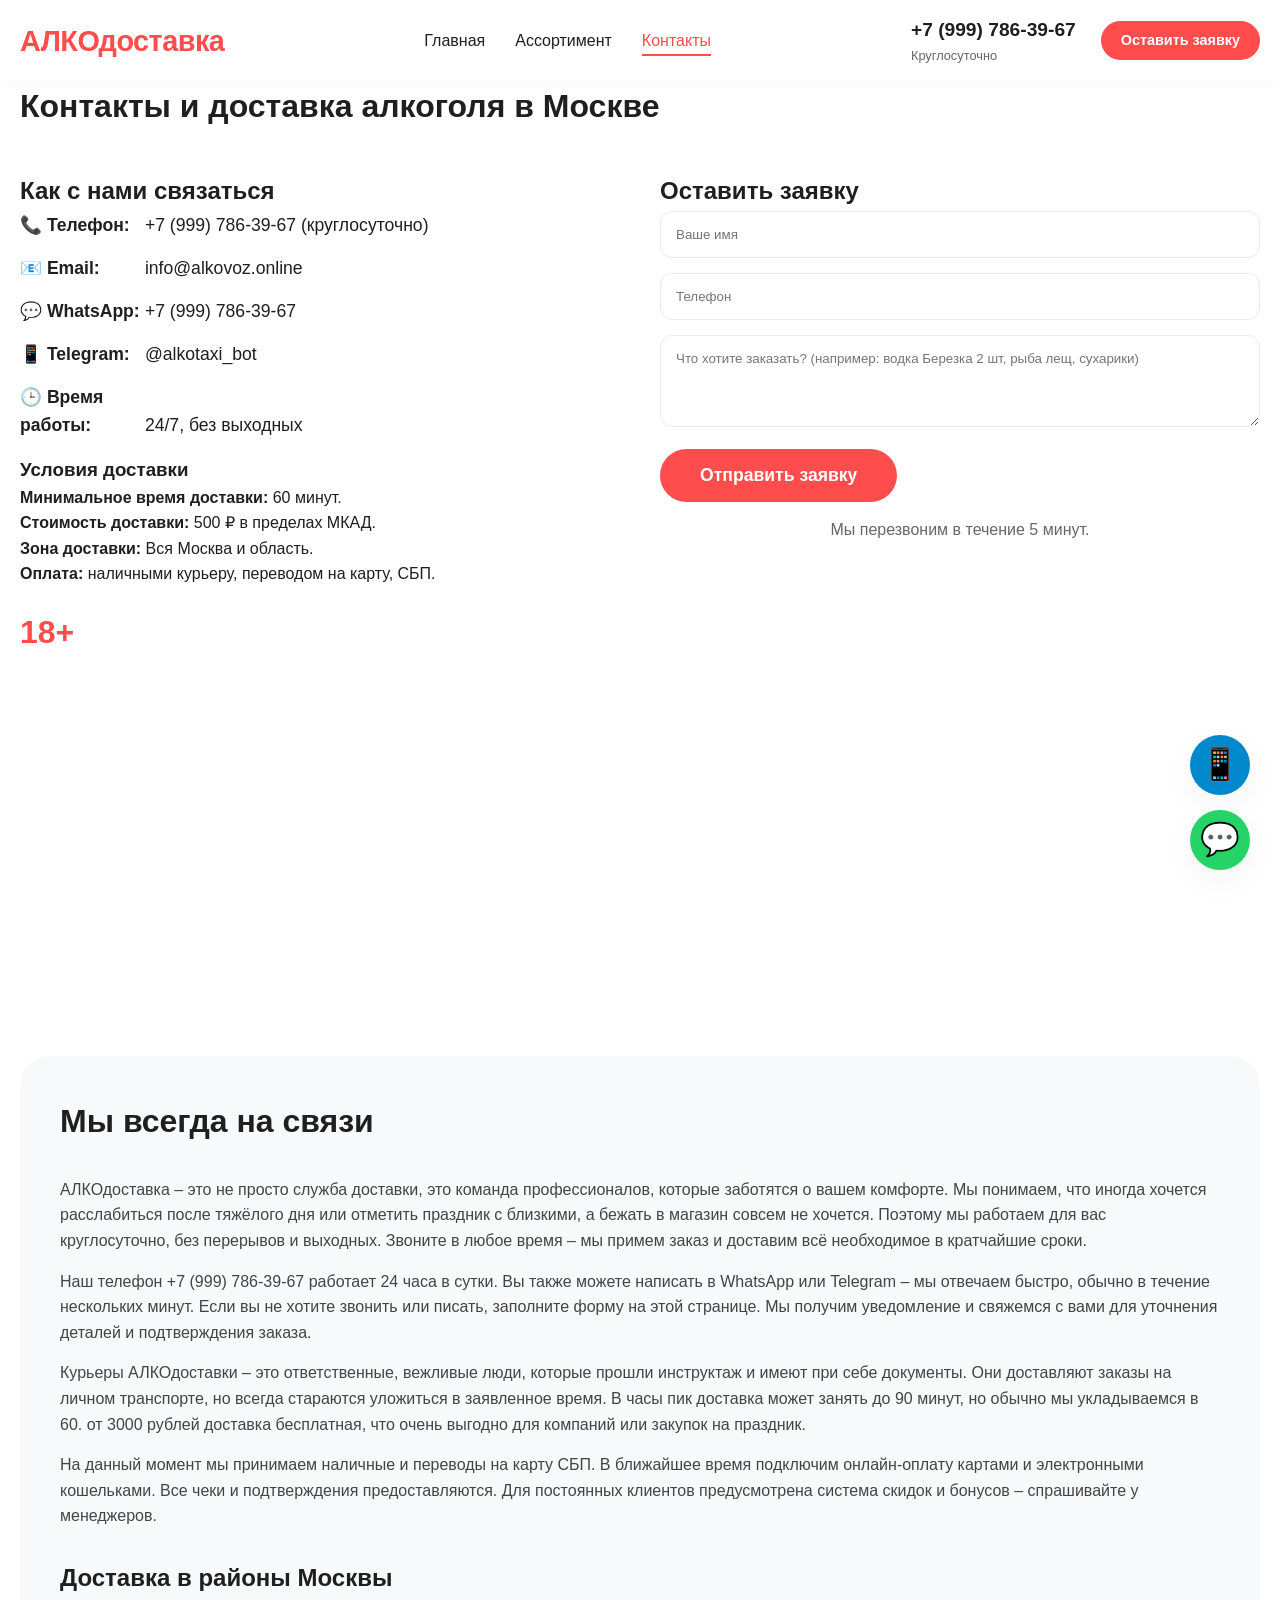
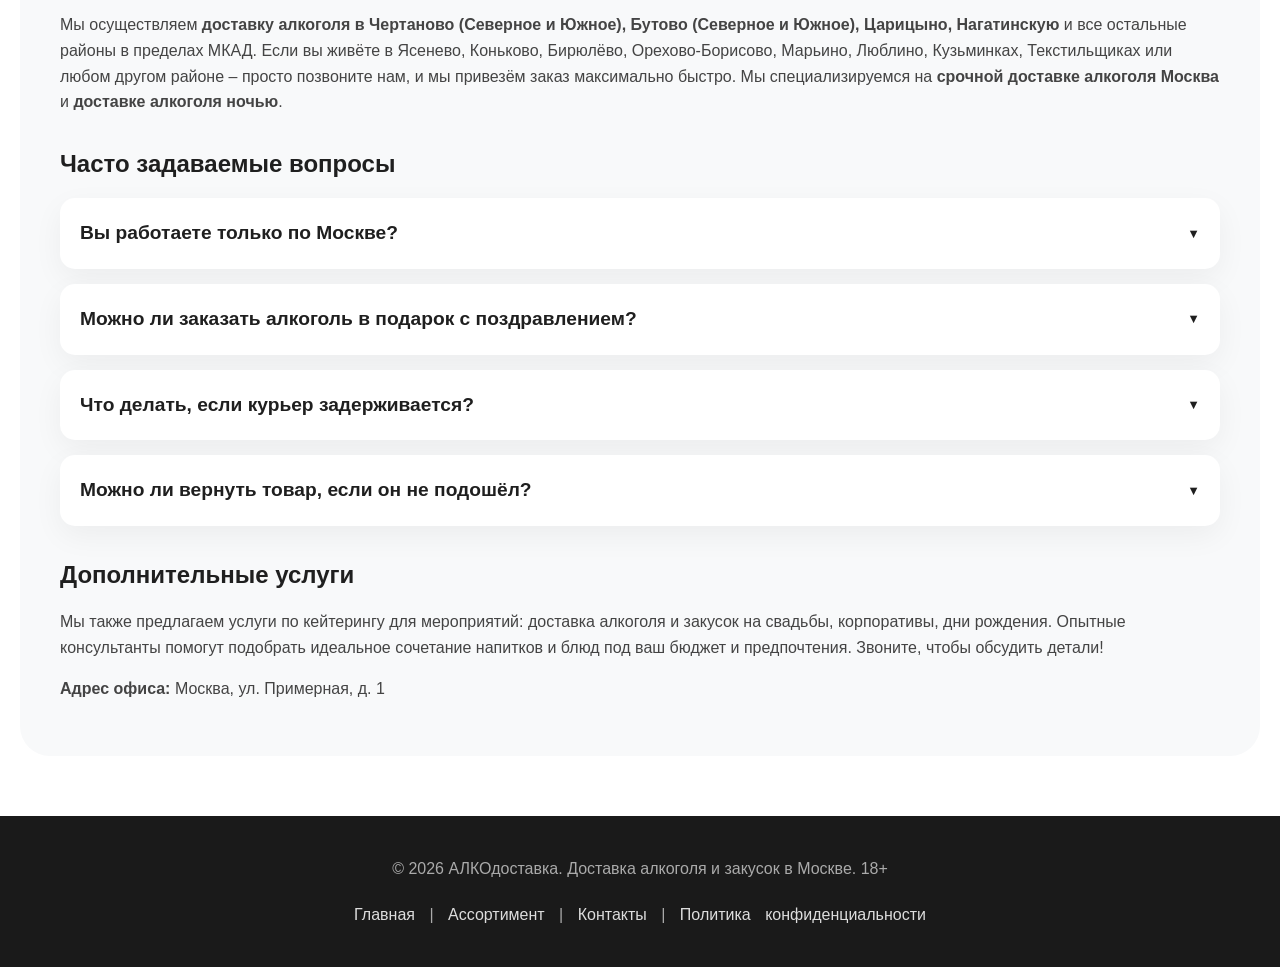
<file: contacts.html>
<!DOCTYPE html>
<html lang="ru">
<head>
    <meta charset="UTF-8">
    <meta name="viewport" content="width=device-width, initial-scale=1.0">
    <title>Контакты и доставка — АЛКОдоставка Москва</title>
    <meta name="description" content="Контакты АЛКОдоставка: телефон, мессенджеры, форма обратной связи. Условия доставки алкоголя и закусок по Москве в районы Чертаново, Бутово, Царицыно, Нагатинская. Работаем круглосуточно 24/7.">
    <meta name="keywords" content="доставка алкоголя контакты, доставка алкоголя Чертаново телефон, доставка алкоголя Бутово, доставка алкоголя Царицыно, заказать алкоголь с доставкой Москва, круглосуточная доставка алкоголя Москва">
    <link rel="canonical" href="https://dostavka-alkogolya-msk24.vercel.app/contacts.html">
    <link rel="stylesheet" href="style.css">
    <!-- Yandex.Metrika counter -->
<script type="text/javascript">
    (function(m,e,t,r,i,k,a){
        m[i]=m[i]||function(){(m[i].a=m[i].a||[]).push(arguments)};
        m[i].l=1*new Date();
        for (var j = 0; j < document.scripts.length; j++) {if (document.scripts[j].src === r) { return; }}
        k=e.createElement(t),a=e.getElementsByTagName(t)[0],k.async=1,k.src=r,a.parentNode.insertBefore(k,a)
    })(window, document,'script','https://mc.yandex.ru/metrika/tag.js?id=107712492', 'ym');

    ym(107712492, 'init', {ssr:true, webvisor:true, clickmap:true, ecommerce:"dataLayer", referrer: document.referrer, url: location.href, accurateTrackBounce:true, trackLinks:true});
</script>
<noscript><div><img src="https://mc.yandex.ru/watch/107712492" style="position:absolute; left:-9999px;" alt="" /></div></noscript>
<!-- /Yandex.Metrika counter -->
</head>
<body>
    <div class="floating-messengers">
        <a href="https://t.me/alkotaxi_bot" target="_blank" class="messenger-btn telegram">📱</a>
        <a href="https://wa.me/+79997863967" target="_blank" class="messenger-btn whatsapp">💬</a>
    </div>

    <header class="header">
        <div class="container">
            <a href="index.html" class="logo">АЛКОдоставка</a>
            <nav class="main-nav">
                <ul>
                    <li><a href="index.html" class="nav-link">Главная</a></li>
                    <li><a href="catalog.html" class="nav-link">Ассортимент</a></li>
                    <li><a href="contacts.html" class="nav-link active">Контакты</a></li>
                </ul>
            </nav>
            <div class="header-actions">
                <div class="header-phone">
                    <a href="tel:+79997863967">+7 (999) 786-39-67</a>
                    <span>Круглосуточно</span>
                </div>
                <a href="contacts.html" class="btn btn-small">Оставить заявку</a>
            </div>
            <button class="mobile-menu-btn">☰</button>
        </div>
    </header>

    <main>
        <div class="container">
            <h1>Контакты и доставка алкоголя в Москве</h1>
            <div class="contacts-grid">
                <div class="contacts-info">
                    <h2>Как с нами связаться</h2>
                    <ul class="contacts-list">
                        <li><span>📞 Телефон:</span> <a href="tel:+79997863967">+7 (999) 786-39-67</a> (круглосуточно)</li>
                        <li><span>📧 Email:</span> <a href="mailto:info@alkovoz.online">info@alkovoz.online</a></li>
                        <li><span>💬 WhatsApp:</span> <a href="https://wa.me/+79997863967" target="_blank">+7 (999) 786-39-67</a></li>
                        <li><span>📱 Telegram:</span> <a href="https://t.me/alkotaxi_bot" target="_blank">@alkotaxi_bot</a></li>
                        <li><span>🕒 Время работы:</span> 24/7, без выходных</li>
                    </ul>
                    <h3>Условия доставки</h3>
                    <ul>
                        <li><strong>Минимальное время доставки:</strong> 60 минут.</li>
                        <li><strong>Стоимость доставки:</strong> 500 ₽ в пределах МКАД.</li>
                        <li><strong>Зона доставки:</strong> Вся Москва и область.</li>
                        <li><strong>Оплата:</strong> наличными курьеру, переводом на карту, СБП.</li>
                    </ul>
                    <p class="age-warning"><strong>18+</strong></p>

                    <!-- Яндекс.Карта (метка на офис) -->
                    <div style="margin-top: 30px;">
                        <iframe src="https://yandex.ru/map-widget/v1/?ll=37.617644%2C55.755819&z=10&pt=37.617644,55.755819,pm2rdl" width="100%" height="300" style="border:0; border-radius: 20px;" allowfullscreen></iframe>
                    </div>
                </div>
                <div class="contacts-form">
                    <h2>Оставить заявку</h2>
                    <form id="feedback-form">
                        <input type="text" id="name" placeholder="Ваше имя" required>
                        <input type="tel" id="phone" placeholder="Телефон" required>
                        <textarea id="comment" placeholder="Что хотите заказать? (например: водка Березка 2 шт, рыба лещ, сухарики)" rows="4"></textarea>
                        <button type="submit" class="btn btn-large">Отправить заявку</button>
                    </form>
                    <div id="order-status" style="margin-top:15px; text-align:center;"></div>
                    <p class="form-note">Мы перезвоним в течение 5 минут.</p>
                </div>
            </div>

            <!-- SEO-блок (расширенный) -->
            <div class="seo-block">
                <h2>Мы всегда на связи</h2>
                <p>АЛКОдоставка – это не просто служба доставки, это команда профессионалов, которые заботятся о вашем комфорте. Мы понимаем, что иногда хочется расслабиться после тяжёлого дня или отметить праздник с близкими, а бежать в магазин совсем не хочется. Поэтому мы работаем для вас круглосуточно, без перерывов и выходных. Звоните в любое время – мы примем заказ и доставим всё необходимое в кратчайшие сроки.</p>
                <p>Наш телефон <a href="tel:+79997863967">+7 (999) 786-39-67</a> работает 24 часа в сутки. Вы также можете написать в WhatsApp или Telegram – мы отвечаем быстро, обычно в течение нескольких минут. Если вы не хотите звонить или писать, заполните форму на этой странице. Мы получим уведомление и свяжемся с вами для уточнения деталей и подтверждения заказа.</p>
                <p>Курьеры АЛКОдоставки – это ответственные, вежливые люди, которые прошли инструктаж и имеют при себе документы. Они доставляют заказы на личном транспорте, но всегда стараются уложиться в заявленное время. В часы пик доставка может занять до 90 минут, но обычно мы укладываемся в 60.  от 3000 рублей доставка бесплатная, что очень выгодно для компаний или закупок на праздник.</p>
                <p>На данный момент мы принимаем наличные и переводы на карту СБП. В ближайшее время подключим онлайн-оплату картами и электронными кошельками. Все чеки и подтверждения предоставляются. Для постоянных клиентов предусмотрена система скидок и бонусов – спрашивайте у менеджеров.</p>

                <h3>Доставка в районы Москвы</h3>
                <p>Мы осуществляем <strong>доставку алкоголя в Чертаново (Северное и Южное), Бутово (Северное и Южное), Царицыно, Нагатинскую</strong> и все остальные районы в пределах МКАД. Если вы живёте в Ясенево, Коньково, Бирюлёво, Орехово-Борисово, Марьино, Люблино, Кузьминках, Текстильщиках или любом другом районе – просто позвоните нам, и мы привезём заказ максимально быстро. Мы специализируемся на <strong>срочной доставке алкоголя Москва</strong> и <strong>доставке алкоголя ночью</strong>.</p>

                <h3>Часто задаваемые вопросы</h3>
                <div class="faq-item">
                    <h4>Вы работаете только по Москве?</h4>
                    <p>Да, пока только в пределах МКАД. В ближайшее время планируем расширение до области.</p>
                </div>
                <div class="faq-item">
                    <h4>Можно ли заказать алкоголь в подарок с поздравлением?</h4>
                    <p>Да, мы можем добавить открытку с вашим текстом. Предупредите об этом менеджера .</p>
                </div>
                <div class="faq-item">
                    <h4>Что делать, если курьер задерживается?</h4>
                    <p>Вы всегда можете позвонить нам и узнать статус заказа. Мы оперативно свяжемся с курьером и сообщим вам.</p>
                </div>
                <div class="faq-item">
                    <h4>Можно ли вернуть товар, если он не подошёл?</h4>
                    <p>Алкоголь надлежащего качества возврату не подлежит, но если вы обнаружили брак, мы заменим его или вернём деньги.</p>
                </div>

                <h3>Дополнительные услуги</h3>
                <p>Мы также предлагаем услуги по кейтерингу для мероприятий: доставка алкоголя и закусок на свадьбы, корпоративы, дни рождения. Опытные консультанты помогут подобрать идеальное сочетание напитков и блюд под ваш бюджет и предпочтения. Звоните, чтобы обсудить детали!</p>

                <p><strong>Адрес офиса:</strong> Москва, ул. Примерная, д. 1 </p>
            </div>
        </div>
    </main>

    <footer class="footer">
        <div class="container">
            <p>© 2026 АЛКОдоставка. Доставка алкоголя и закусок в Москве. 18+</p>
            <p class="footer-links">
                <a href="index.html">Главная</a> | 
                <a href="catalog.html">Ассортимент</a> | 
                <a href="contacts.html">Контакты</a> | 
                <a href="#">Политика конфиденциальности</a>
            </p>
        </div>
    </footer>

    <script src="script.js"></script>
</body>

</html>
</file>
<file: style.css>
/* style.css */

/* ===== RESET & VARIABLES ===== */
:root {
    --primary: #ff4d4d;
    --primary-dark: #e03a3a;
    --text-dark: #1f1f1f;
    --text-light: #fafafa;
    --bg-light: #ffffff;
    --bg-gray: #f8f9fa;
    --border: #eaeaea;
    --shadow: 0 10px 30px rgba(0, 0, 0, 0.05);
    --transition: all 0.3s ease;
    --container-width: 1280px;
    --gap: 20px;
}

* {
    margin: 0;
    padding: 0;
    box-sizing: border-box;
}

body {
    font-family: 'Inter', -apple-system, BlinkMacSystemFont, 'Segoe UI', Roboto, sans-serif;
    color: var(--text-dark);
    line-height: 1.6;
    background-color: var(--bg-light);
}

a {
    text-decoration: none;
    color: inherit;
}

ul {
    list-style: none;
}

img {
    max-width: 100%;
    display: block;
    object-fit: cover;
}

.container {
    max-width: var(--container-width);
    margin: 0 auto;
    padding: 0 20px;
}

/* ===== BUTTONS ===== */
.btn {
    display: inline-block;
    padding: 12px 28px;
    background-color: var(--primary);
    color: white;
    font-weight: 600;
    border-radius: 60px;
    transition: var(--transition);
    border: none;
    cursor: pointer;
    font-size: 1rem;
    text-align: center;
}

.btn:hover {
    background-color: var(--primary-dark);
    transform: translateY(-2px);
    box-shadow: var(--shadow);
}

.btn-outline {
    background-color: transparent;
    color: var(--primary);
    border: 2px solid var(--primary);
}

.btn-outline:hover {
    background-color: var(--primary);
    color: white;
}

.btn-small {
    padding: 8px 20px;
    font-size: 0.9rem;
}

.btn-large {
    padding: 16px 40px;
    font-size: 1.1rem;
}

/* ===== HEADER ===== */
.header {
    background-color: var(--bg-light);
    box-shadow: 0 2px 10px rgba(0,0,0,0.03);
    position: sticky;
    top: 0;
    z-index: 1000;
}

.header .container {
    display: flex;
    align-items: center;
    justify-content: space-between;
    flex-wrap: wrap;
    padding: 15px 20px;
}

.logo {
    font-size: 1.8rem;
    font-weight: 800;
    color: var(--primary);
    letter-spacing: -0.5px;
}

.main-nav ul {
    display: flex;
    gap: 30px;
}

.nav-link {
    font-weight: 500;
    padding-bottom: 5px;
    border-bottom: 2px solid transparent;
    transition: var(--transition);
}

.nav-link:hover,
.nav-link.active {
    border-bottom-color: var(--primary);
    color: var(--primary);
}

.header-actions {
    display: flex;
    align-items: center;
    gap: 25px;
}

.header-phone a {
    font-weight: 700;
    font-size: 1.2rem;
    color: var(--text-dark);
}

.header-phone span {
    display: block;
    font-size: 0.8rem;
    color: #666;
}

.mobile-menu-btn {
    display: none;
    background: none;
    border: none;
    font-size: 2rem;
    cursor: pointer;
    line-height: 1;
    color: var(--text-dark);
}

/* Мобильное меню */
@media (max-width: 768px) {
    .main-nav {
        display: none;
        width: 100%;
        order: 3;
        margin-top: 15px;
    }
    .main-nav.active {
        display: block;
    }
    .main-nav ul {
        flex-direction: column;
        gap: 15px;
        align-items: center;
        padding: 20px 0;
        border-top: 1px solid var(--border);
    }
    .header-actions {
        margin-left: auto;
    }
    .header-phone span {
        display: none;
    }
    .mobile-menu-btn {
        display: block;
    }
    .header-actions .btn {
        display: none;
    }
}

/* ===== FLOATING MESSENGERS ===== */
.floating-messengers {
    position: fixed;
    bottom: 30px;
    right: 30px;
    display: flex;
    flex-direction: column;
    gap: 15px;
    z-index: 999;
}

.messenger-btn {
    width: 60px;
    height: 60px;
    border-radius: 50%;
    display: flex;
    align-items: center;
    justify-content: center;
    font-size: 2rem;
    color: white;
    box-shadow: var(--shadow);
    transition: var(--transition);
}

.messenger-btn.telegram {
    background-color: #0088cc;
}
.messenger-btn.whatsapp {
    background-color: #25D366;
}
.messenger-btn:hover {
    transform: scale(1.1) translateY(-5px);
}

/* ===== HERO ===== */
.hero {
    background: linear-gradient(135deg, #f5f7fa 0%, #c3cfe2 100%);
    padding: 80px 0;
    text-align: center;
}

.hero h1 {
    font-size: 3rem;
    margin-bottom: 20px;
    max-width: 800px;
    margin-left: auto;
    margin-right: auto;
}

.hero-subtitle {
    font-size: 1.3rem;
    max-width: 700px;
    margin: 0 auto 40px;
    color: #333;
}

.hero-buttons {
    display: flex;
    gap: 20px;
    justify-content: center;
    flex-wrap: wrap;
}

/* ===== STEPS ===== */
.steps {
    display: grid;
    grid-template-columns: repeat(3, 1fr);
    gap: 30px;
    margin-top: 40px;
}

.step {
    background: white;
    padding: 30px;
    border-radius: 20px;
    box-shadow: var(--shadow);
    text-align: center;
    transition: var(--transition);
}

.step:hover {
    transform: translateY(-10px);
}

.step-icon {
    font-size: 3rem;
    margin-bottom: 20px;
    display: inline-block;
}

/* ===== FEATURES ===== */
.features .container {
    display: grid;
    grid-template-columns: repeat(3, 1fr);
    gap: 30px;
    margin-top: 40px;
}

.feature-item {
    background: white;
    padding: 30px;
    border-radius: 20px;
    box-shadow: var(--shadow);
    text-align: center;
}

.feature-icon {
    font-size: 3rem;
    margin-bottom: 15px;
}

/* ===== CATEGORY GRID ===== */
.category-grid {
    display: grid;
    grid-template-columns: repeat(3, 1fr);
    gap: 30px;
    margin-top: 40px;
}

.category-card {
    background: white;
    padding: 30px;
    border-radius: 20px;
    box-shadow: var(--shadow);
    text-align: center;
    transition: var(--transition);
}

.category-card:hover {
    transform: translateY(-5px);
    box-shadow: 0 20px 40px rgba(0,0,0,0.1);
}

.category-icon {
    font-size: 3rem;
    margin-bottom: 15px;
}

/* ===== CATALOG GRID ===== */
.catalog-categories {
    display: flex;
    gap: 10px;
    flex-wrap: wrap;
    margin: 40px 0 20px;
    justify-content: center;
}

.category-btn {
    padding: 10px 24px;
    border: 2px solid var(--border);
    background: white;
    border-radius: 40px;
    font-weight: 600;
    cursor: pointer;
    transition: var(--transition);
}

.category-btn.active,
.category-btn:hover {
    background: var(--primary);
    color: white;
    border-color: var(--primary);
}

.catalog-grid {
    display: grid;
    grid-template-columns: repeat(4, 1fr);
    gap: 25px;
    margin: 40px 0;
}

.product-card {
    background: white;
    border-radius: 20px;
    overflow: hidden;
    box-shadow: var(--shadow);
    transition: var(--transition);
    padding: 20px;
    text-align: center;
}

.product-card:hover {
    transform: translateY(-5px);
    box-shadow: 0 15px 35px rgba(0,0,0,0.1);
}

.product-image {
    width: 100%;
    aspect-ratio: 1 / 1;
    border-radius: 15px;
    overflow: hidden;
    margin-bottom: 15px;
    background: #f0f0f0;
    display: flex;
    align-items: center;
    justify-content: center;
}

.product-image img {
    width: 100%;
    height: 100%;
    object-fit: cover;
}

.product-price {
    display: block;
    font-size: 1.5rem;
    font-weight: 700;
    color: var(--primary);
    margin: 10px 0;
}

/* ===== CONTACTS ===== */
.contacts-grid {
    display: grid;
    grid-template-columns: 1fr 1fr;
    gap: 40px;
    margin: 40px 0;
}

.contacts-list li {
    margin-bottom: 15px;
    font-size: 1.1rem;
}

.contacts-list span {
    font-weight: 600;
    display: inline-block;
    width: 120px;
}

.contacts-form input,
.contacts-form textarea {
    width: 100%;
    padding: 15px;
    margin-bottom: 15px;
    border: 1px solid var(--border);
    border-radius: 12px;
    font-family: inherit;
    transition: var(--transition);
}

.contacts-form input:focus,
.contacts-form textarea:focus {
    outline: none;
    border-color: var(--primary);
    box-shadow: 0 0 0 3px rgba(255,77,77,0.1);
}

.form-note {
    text-align: center;
    color: #666;
    margin-top: 10px;
}

.age-warning {
    font-size: 2rem;
    font-weight: 800;
    color: var(--primary);
    margin-top: 20px;
}

/* ===== FAQ ACCORDION ===== */
.faq-item {
    background: white;
    border-radius: 15px;
    margin-bottom: 15px;
    padding: 0 20px;
    box-shadow: var(--shadow);
    cursor: pointer;
    transition: var(--transition);
}

.faq-item:hover {
    background: #fafafa;
}

.faq-item h4 {
    padding: 20px 0;
    margin: 0;
    position: relative;
    font-size: 1.2rem;
    user-select: none;
}

.faq-item h4::after {
    content: "▼";
    position: absolute;
    right: 0;
    top: 50%;
    transform: translateY(-50%);
    font-size: 0.8rem;
    transition: var(--transition);
}

.faq-item.active h4::after {
    transform: translateY(-50%) rotate(180deg);
}

.faq-item p {
    max-height: 0;
    overflow: hidden;
    margin: 0;
    transition: max-height 0.3s ease-out;
}

.faq-item.active p {
    max-height: 200px;
    padding-bottom: 20px;
}

/* ===== SEO BLOCK ===== */
.seo-block {
    margin: 60px 0;
    padding: 40px;
    background: var(--bg-gray);
    border-radius: 30px;
}

.seo-block h2 {
    font-size: 2rem;
    margin-bottom: 30px;
}

.seo-block h3 {
    font-size: 1.5rem;
    margin: 30px 0 15px;
}

.seo-block p {
    margin-bottom: 15px;
    color: #444;
}

.district-list {
    columns: 4;
    margin-top: 20px;
}
.district-list li {
    margin-bottom: 8px;
}

/* ===== CTA ===== */
.cta {
    background: linear-gradient(135deg, var(--primary) 0%, var(--primary-dark) 100%);
    color: white;
    padding: 60px 0;
    text-align: center;
    border-radius: 30px;
}

.cta .btn-outline {
    border-color: white;
    color: white;
}
.cta .btn-outline:hover {
    background: white;
    color: var(--primary);
}

/* ===== FOOTER ===== */
.footer {
    background: #1a1a1a;
    color: #aaa;
    padding: 40px 0;
    margin-top: 60px;
    text-align: center;
}

.footer a {
    color: #ddd;
    transition: var(--transition);
}

.footer a:hover {
    color: white;
}

.footer-links {
    margin-top: 20px;
    word-spacing: 10px;
}

/* ===== ADAPTIVE ===== */
@media (max-width: 1024px) {
    .catalog-grid {
        grid-template-columns: repeat(3, 1fr);
    }
}

@media (max-width: 768px) {
    .hero h1 {
        font-size: 2.2rem;
    }
    .steps,
    .features .container,
    .category-grid,
    .contacts-grid {
        grid-template-columns: 1fr;
    }
    .catalog-grid {
        grid-template-columns: repeat(2, 1fr);
    }
    .district-list {
        columns: 2;
    }
}

@media (max-width: 480px) {
    .catalog-grid {
        grid-template-columns: 1fr;
    }
    .hero-buttons {
        flex-direction: column;
    }
    .btn-large {
        width: 100%;
    }
    .floating-messengers {
        bottom: 15px;
        right: 15px;
    }
    .messenger-btn {
        width: 50px;
        height: 50px;
        font-size: 1.5rem;
    }
}
/* Hero с видео-фоном */
.hero {
    position: relative;
    overflow: hidden;
    color: white;
    padding: 120px 0;
    background: transparent; /* убираем предыдущий градиент */
}

.hero-video {
    position: absolute;
    top: 0;
    left: 0;
    width: 100%;
    height: 100%;
    object-fit: cover;
    z-index: -2;
}

.hero-overlay {
    position: absolute;
    top: 0;
    left: 0;
    width: 100%;
    height: 100%;
    background: rgba(0, 0, 0, 0.5); /* затемнение */
    z-index: -1;
}

.hero .container {
    position: relative;
    z-index: 1;
}

.hero h1,
.hero .hero-subtitle,
.hero .hero-buttons {
    color: white;
    text-shadow: 0 2px 10px rgba(0,0,0,0.3);
}

.hero .btn-outline {
    border-color: white;
    color: white;
}
.hero .btn-outline:hover {
    background: white;
    color: var(--primary);
}
</file>
